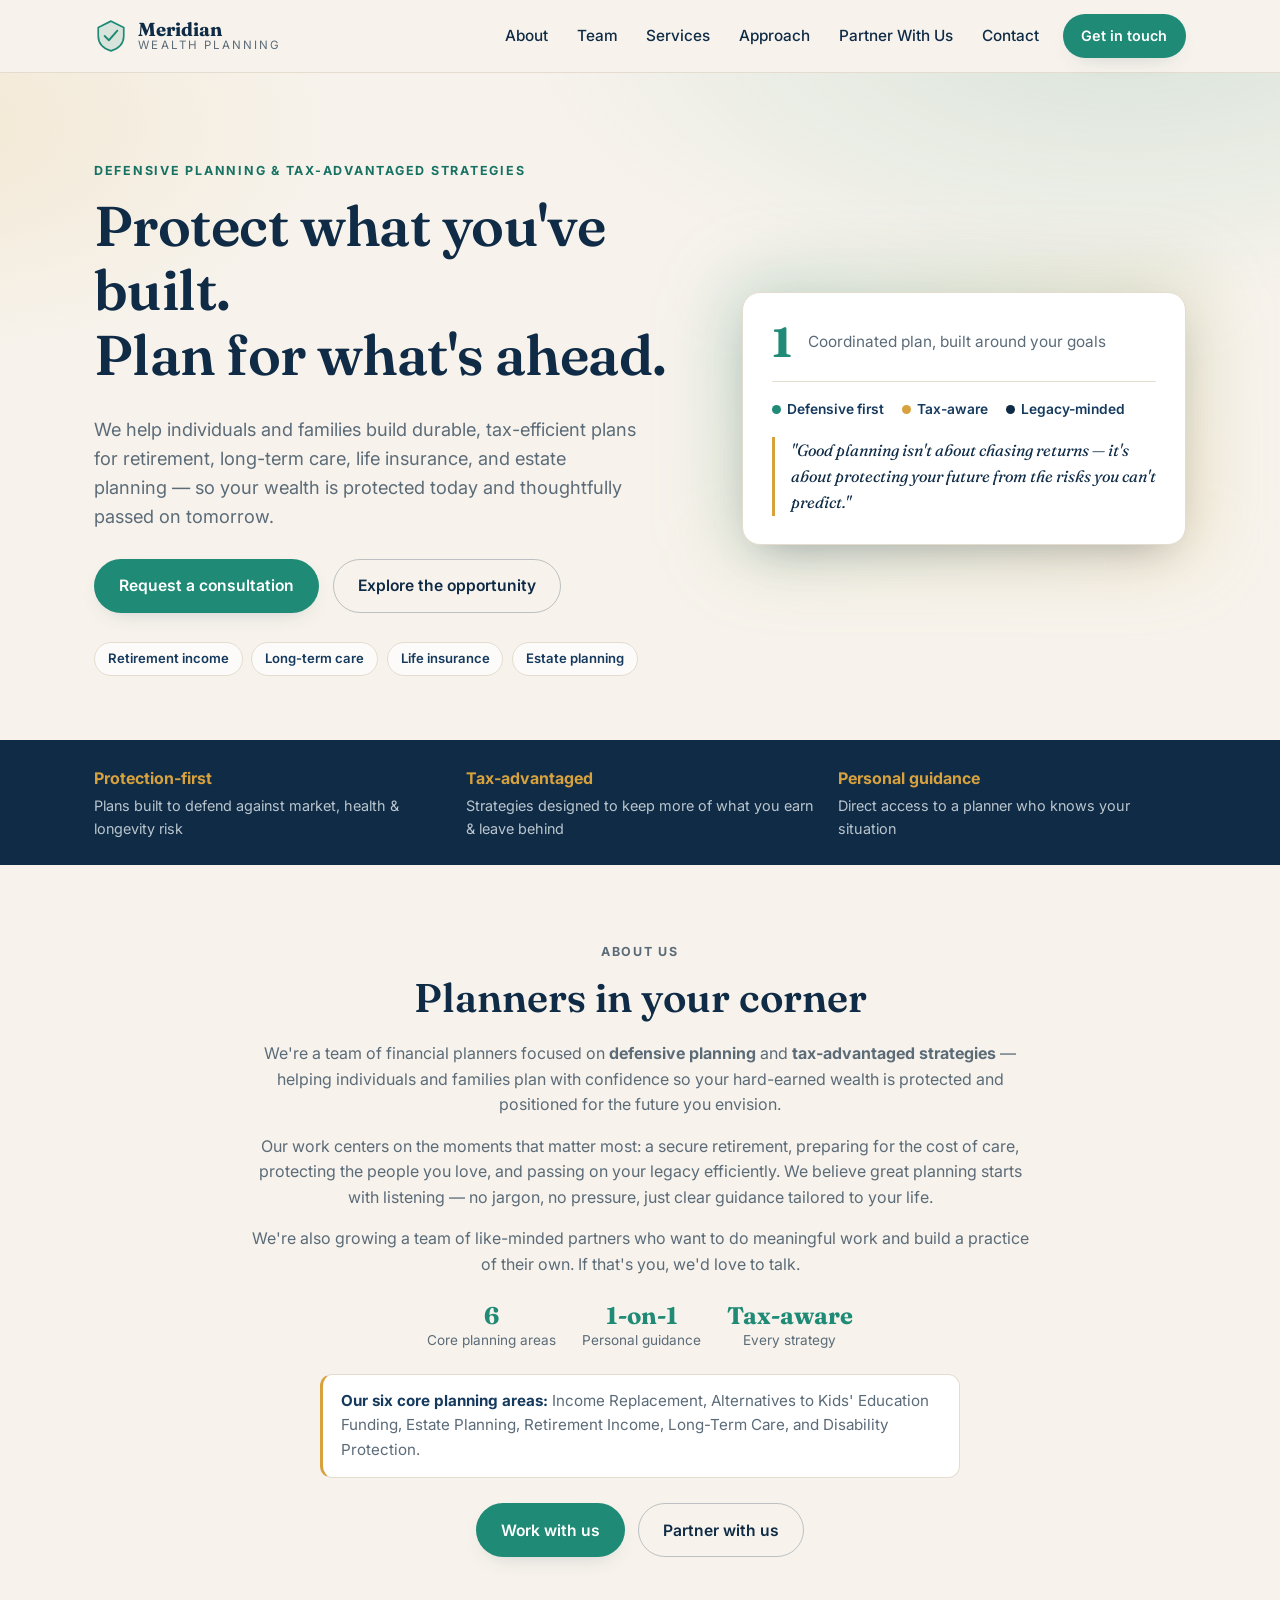
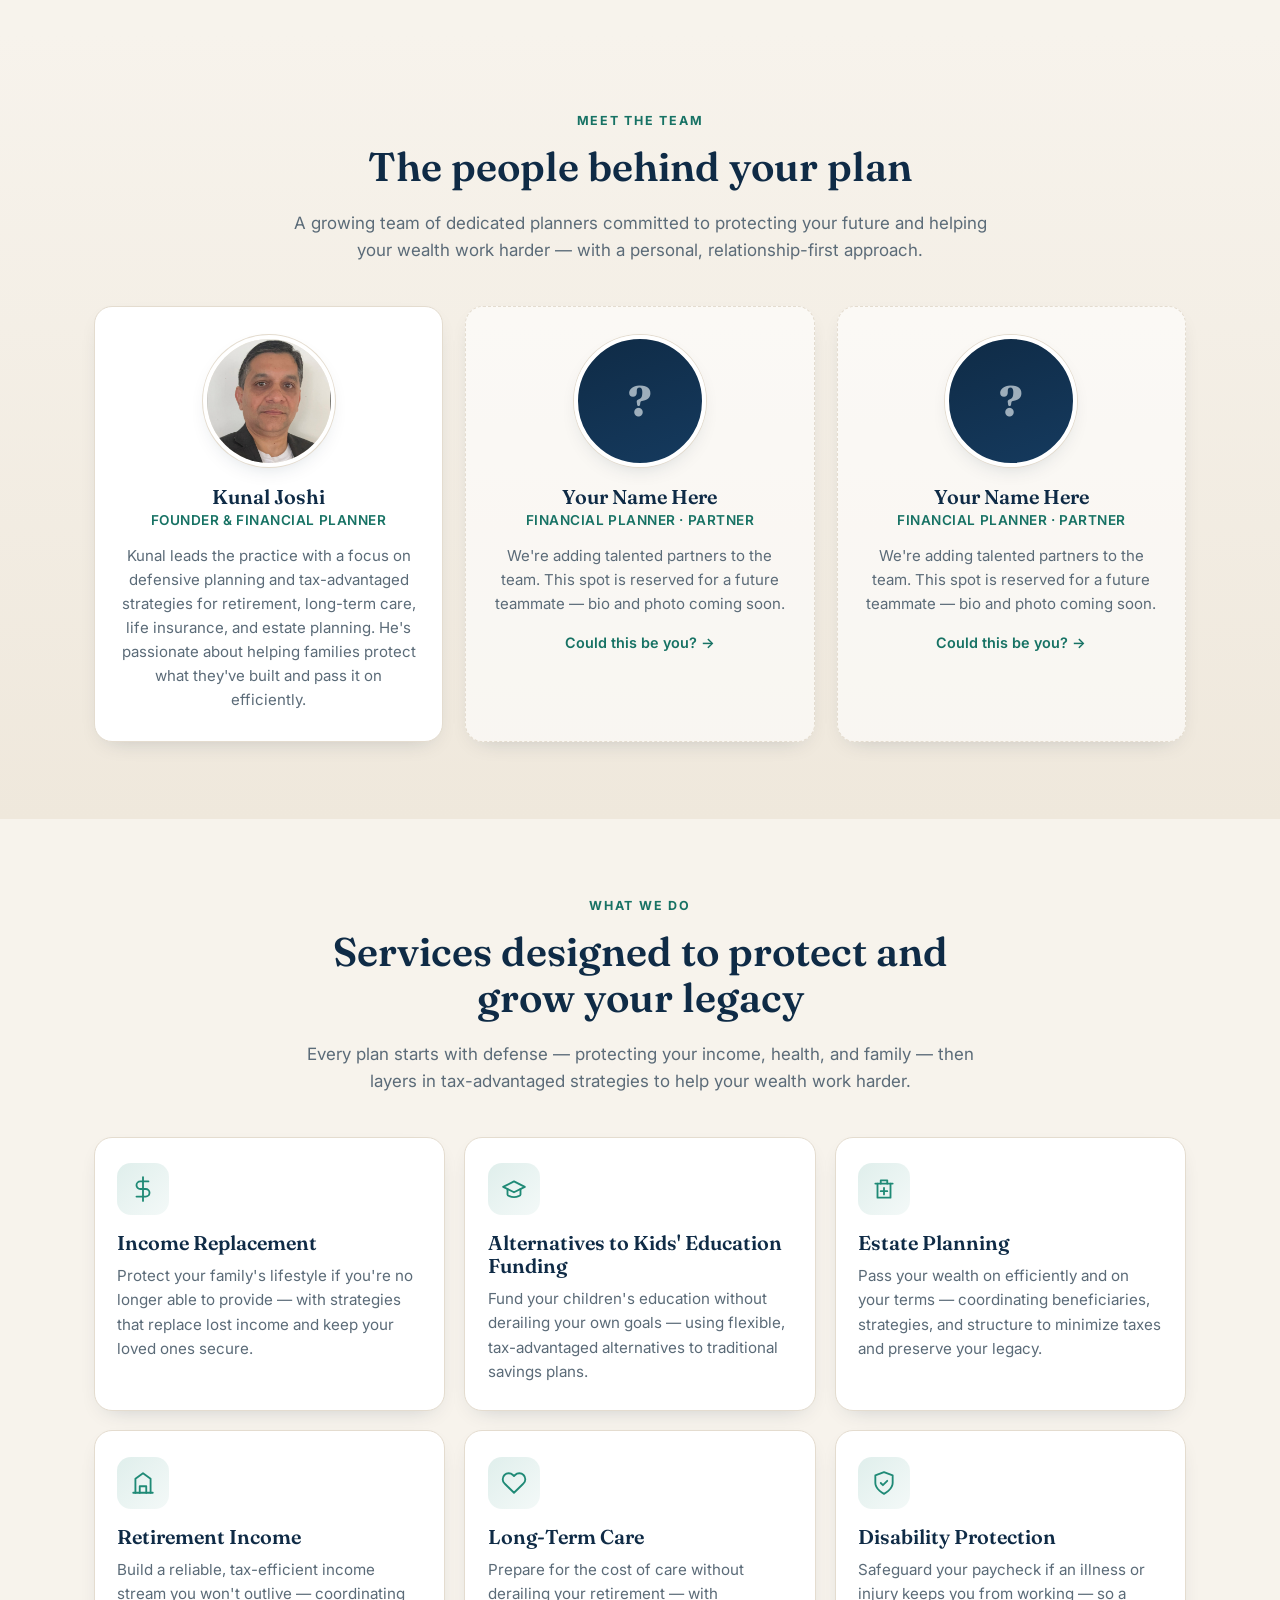
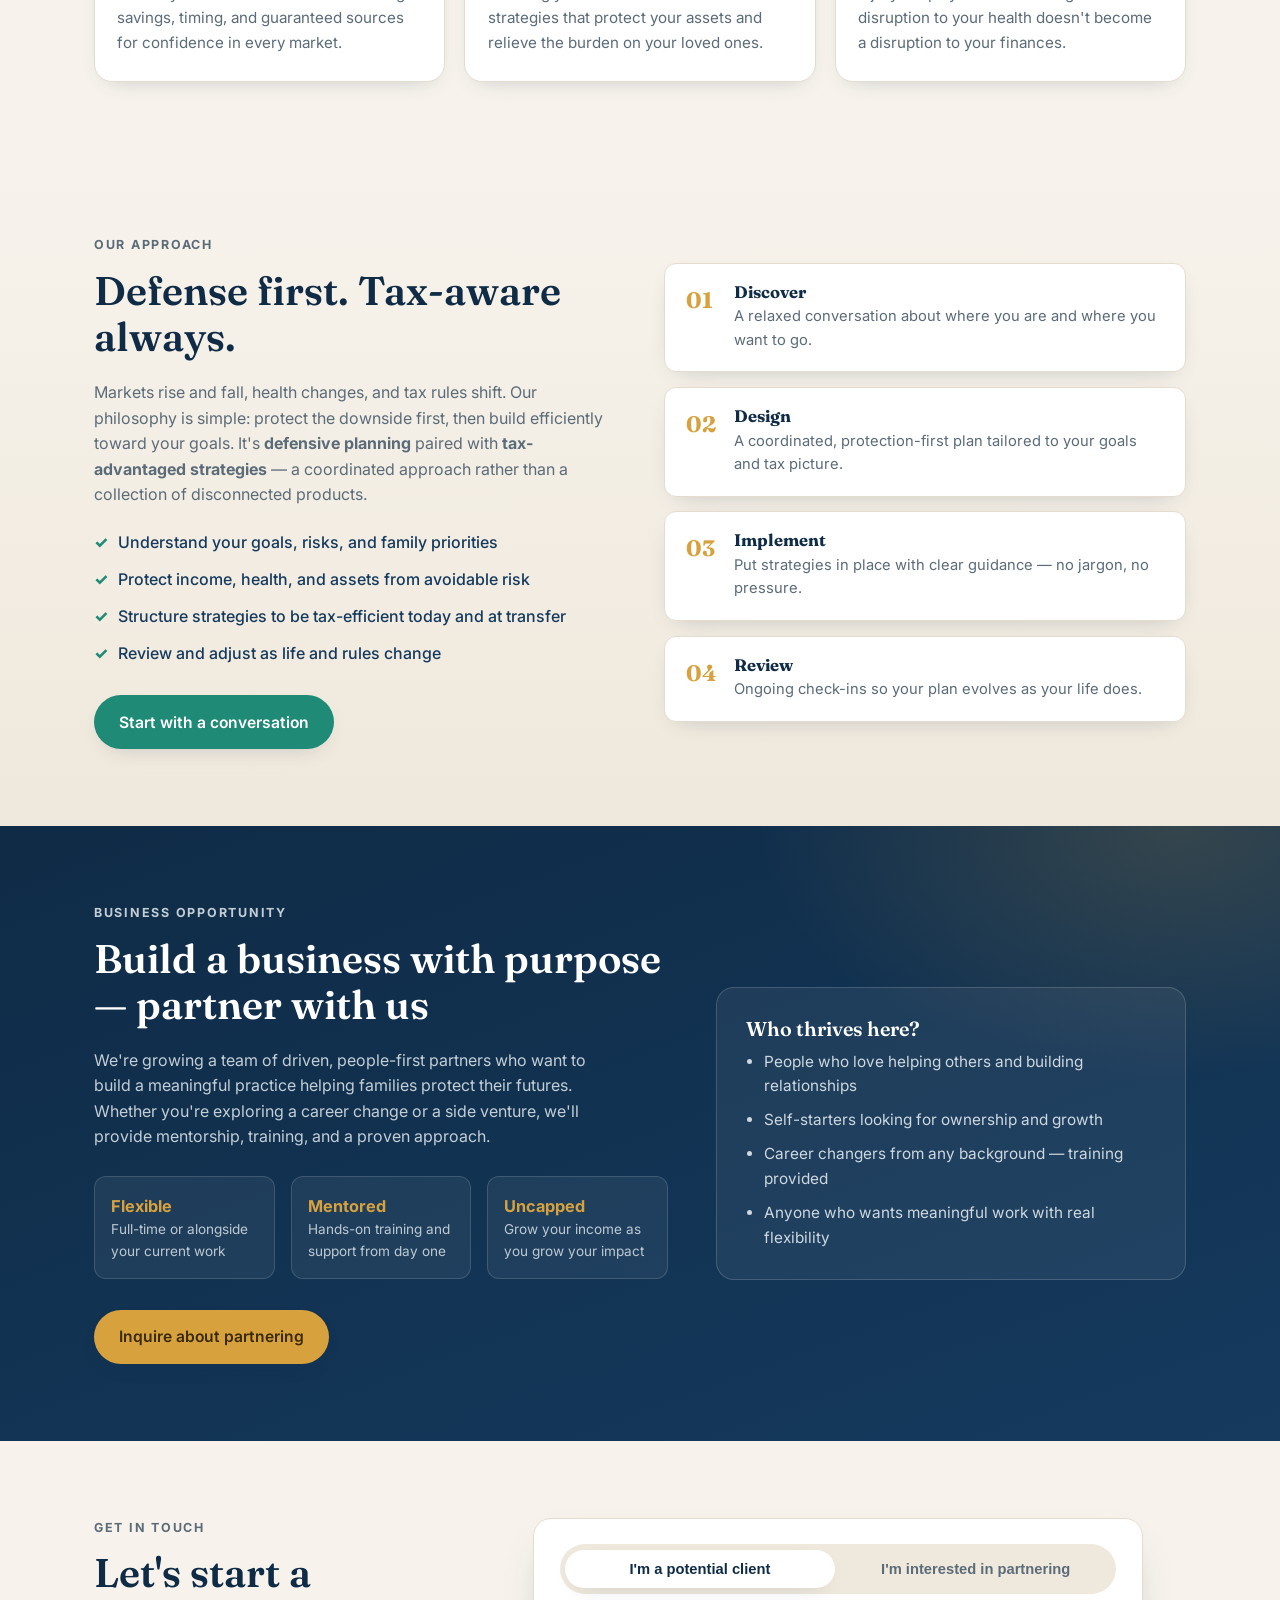
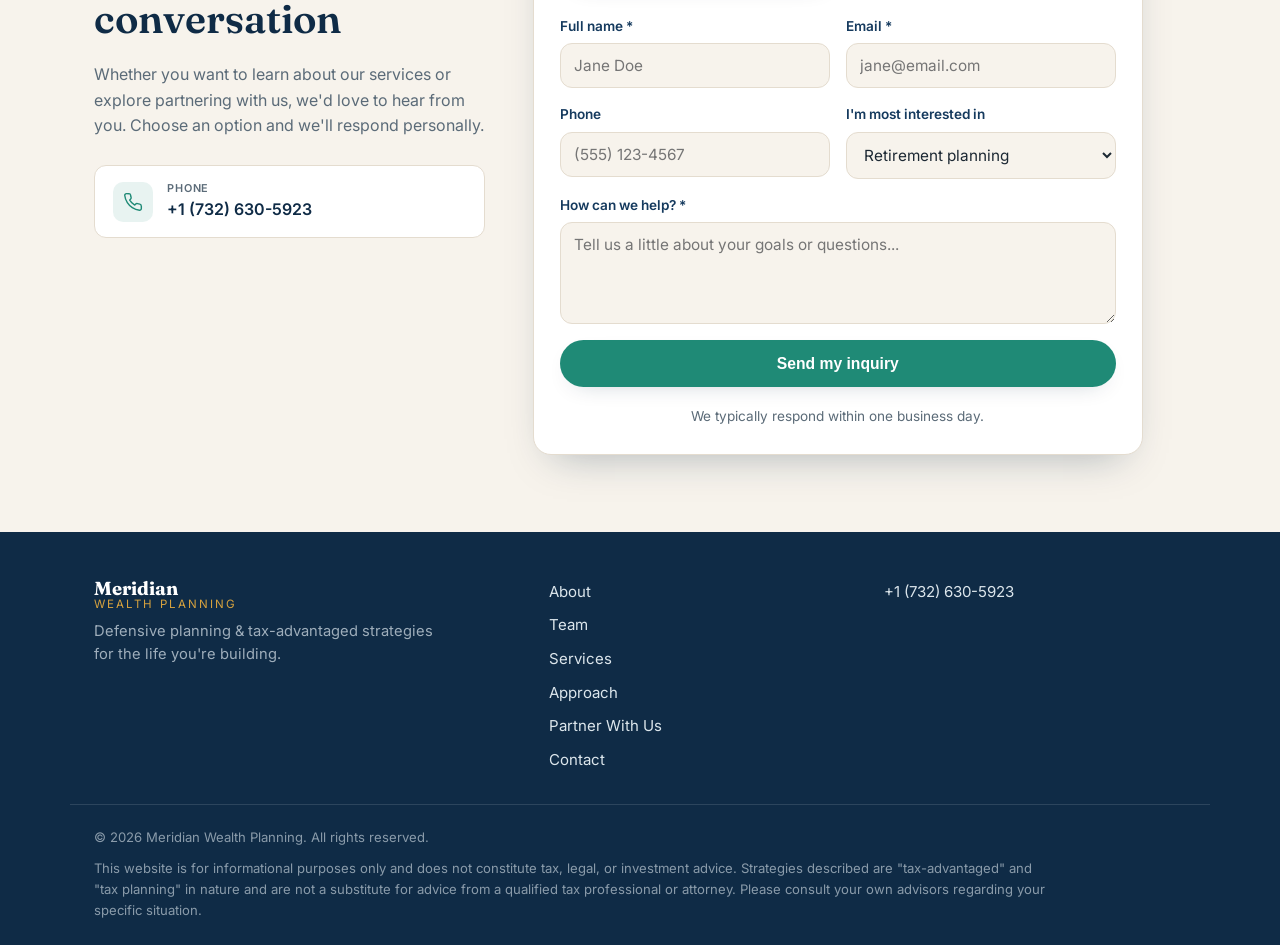
<file: index.html>
<!DOCTYPE html>
<html lang="en">
<head>
  <meta charset="UTF-8" />
  <meta name="viewport" content="width=device-width, initial-scale=1.0" />
  <title>Meridian Wealth Planning — Defensive &amp; Tax-Advantaged Financial Planning</title>
  <meta name="description" content="Meridian Wealth Planning helps you protect and grow your wealth through defensive planning and tax-advantaged strategies for retirement, long-term care, life insurance, and estate planning." />
  <link rel="preconnect" href="https://fonts.googleapis.com" />
  <link rel="preconnect" href="https://fonts.gstatic.com" crossorigin />
  <link href="https://fonts.googleapis.com/css2?family=Fraunces:opsz,wght@9..144,500;9..144,600;9..144,700&family=Inter:wght@400;500;600;700&display=swap" rel="stylesheet" />
  <link rel="stylesheet" href="styles.css" />
</head>
<body>
  <!-- Header -->
  <header class="site-header" id="top">
    <div class="container header-inner">
      <a href="#top" class="brand" aria-label="Meridian Wealth Planning home">
        <span class="brand-mark" aria-hidden="true">
          <svg viewBox="0 0 32 32" width="34" height="34" fill="none">
            <path d="M16 2L4 8v8c0 7.2 5 11.8 12 14 7-2.2 12-6.8 12-14V8L16 2z" fill="currentColor" opacity="0.15"/>
            <path d="M16 2L4 8v8c0 7.2 5 11.8 12 14 7-2.2 12-6.8 12-14V8L16 2z" stroke="currentColor" stroke-width="1.6"/>
            <path d="M10 16l4 4 8-9" stroke="currentColor" stroke-width="1.8" stroke-linecap="round" stroke-linejoin="round"/>
          </svg>
        </span>
        <span class="brand-text">
          <strong>Meridian</strong>
          <em>Wealth Planning</em>
        </span>
      </a>

      <nav class="site-nav" aria-label="Primary">
        <a href="#about">About</a>
        <a href="#team">Team</a>
        <a href="#services">Services</a>
        <a href="#approach">Approach</a>
        <a href="#partner">Partner With Us</a>
        <a href="#contact">Contact</a>
      </nav>

      <a href="#contact" class="btn btn-primary btn-sm nav-cta">Get in touch</a>
    </div>
  </header>

  <!-- Hero -->
  <section class="hero">
    <div class="container hero-grid">
      <div class="hero-copy">
        <p class="eyebrow">Defensive planning &amp; tax-advantaged strategies</p>
        <h1>Protect what you've built.<br />Plan for what's ahead.</h1>
        <p class="lead">
          We help individuals and families build durable, tax-efficient plans for
          retirement, long-term care, life insurance, and estate planning — so your
          wealth is protected today and thoughtfully passed on tomorrow.
        </p>
        <div class="hero-actions">
          <a href="#contact" class="btn btn-primary">Request a consultation</a>
          <a href="#partner" class="btn btn-ghost">Explore the opportunity</a>
        </div>
        <ul class="hero-badges">
          <li>Retirement income</li>
          <li>Long-term care</li>
          <li>Life insurance</li>
          <li>Estate planning</li>
        </ul>
      </div>
      <div class="hero-card">
        <div class="card-glow" aria-hidden="true"></div>
        <div class="stat-card">
          <div class="stat">
            <span class="stat-num">1</span>
            <span class="stat-label">Coordinated plan, built around your goals</span>
          </div>
          <div class="divider"></div>
          <div class="stat-row">
            <div><span class="dot dot-teal"></span>Defensive first</div>
            <div><span class="dot dot-gold"></span>Tax-aware</div>
            <div><span class="dot dot-navy"></span>Legacy-minded</div>
          </div>
          <blockquote>
            "Good planning isn't about chasing returns — it's about protecting your
            future from the risks you can't predict."
          </blockquote>
        </div>
      </div>
    </div>
  </section>

  <!-- Trust strip -->
  <section class="trust-strip">
    <div class="container trust-inner">
      <div class="trust-item"><strong>Protection-first</strong><span>Plans built to defend against market, health &amp; longevity risk</span></div>
      <div class="trust-item"><strong>Tax-advantaged</strong><span>Strategies designed to keep more of what you earn &amp; leave behind</span></div>
      <div class="trust-item"><strong>Personal guidance</strong><span>Direct access to a planner who knows your situation</span></div>
    </div>
  </section>

  <!-- About -->
  <section class="section" id="about">
    <div class="container about-solo">
      <div class="about-copy">
        <p class="eyebrow">About us</p>
        <h2>Planners in your corner</h2>
        <p>
          We're a team of financial planners focused on <strong>defensive planning</strong>
          and <strong>tax-advantaged strategies</strong> — helping individuals and families
          plan with confidence so your hard-earned wealth is protected and positioned for
          the future you envision.
        </p>
        <p>
          Our work centers on the moments that matter most: a secure retirement, preparing
          for the cost of care, protecting the people you love, and passing on your legacy
          efficiently. We believe great planning starts with listening — no jargon, no
          pressure, just clear guidance tailored to your life.
        </p>
        <p>
          We're also growing a team of like-minded partners who want to do meaningful work
          and build a practice of their own. If that's you, we'd love to talk.
        </p>
        <div class="about-stats">
          <div><strong>6</strong><span>Core planning areas</span></div>
          <div><strong>1-on-1</strong><span>Personal guidance</span></div>
          <div><strong>Tax-aware</strong><span>Every strategy</span></div>
        </div>
        <p class="about-areas">
          <strong>Our six core planning areas:</strong> Income Replacement, Alternatives
          to Kids' Education Funding, Estate Planning, Retirement Income, Long-Term Care,
          and Disability Protection.
        </p>
        <div class="about-actions">
          <a href="#contact" class="btn btn-primary">Work with us</a>
          <a href="#partner" class="btn btn-ghost">Partner with us</a>
        </div>
      </div>
    </div>
  </section>

  <!-- Meet the Team -->
  <section class="section section-alt" id="team">
    <div class="container">
      <div class="section-head">
        <p class="eyebrow">Meet the team</p>
        <h2>The people behind your plan</h2>
        <p class="section-sub">
          A growing team of dedicated planners committed to protecting your future and
          helping your wealth work harder — with a personal, relationship-first approach.
        </p>
      </div>
      <div class="team-grid">
        <article class="team-card">
          <div class="team-photo">
            <img src="headshot.png" alt="Kunal Joshi" />
          </div>
          <h3>Kunal Joshi</h3>
          <p class="team-role">Founder &amp; Financial Planner</p>
          <p class="team-bio">
            Kunal leads the practice with a focus on defensive planning and tax-advantaged
            strategies for retirement, long-term care, life insurance, and estate planning.
            He's passionate about helping families protect what they've built and pass it on
            efficiently.
          </p>
        </article>
        <article class="team-card team-card--empty">
          <div class="team-photo team-photo--placeholder" aria-hidden="true"><span>?</span></div>
          <h3>Your Name Here</h3>
          <p class="team-role">Financial Planner &middot; Partner</p>
          <p class="team-bio">We're adding talented partners to the team. This spot is reserved for a future teammate — bio and photo coming soon.</p>
          <a href="#partner" class="team-link">Could this be you? &rarr;</a>
        </article>
        <article class="team-card team-card--empty">
          <div class="team-photo team-photo--placeholder" aria-hidden="true"><span>?</span></div>
          <h3>Your Name Here</h3>
          <p class="team-role">Financial Planner &middot; Partner</p>
          <p class="team-bio">We're adding talented partners to the team. This spot is reserved for a future teammate — bio and photo coming soon.</p>
          <a href="#partner" class="team-link">Could this be you? &rarr;</a>
        </article>
      </div>
    </div>
  </section>

  <!-- Services -->
  <section class="section" id="services">
    <div class="container">
      <div class="section-head">
        <p class="eyebrow">What we do</p>
        <h2>Services designed to protect and grow your legacy</h2>
        <p class="section-sub">
          Every plan starts with defense — protecting your income, health, and family —
          then layers in tax-advantaged strategies to help your wealth work harder.
        </p>
      </div>

      <div class="cards">
        <article class="service-card">
          <div class="service-ic" aria-hidden="true">
            <svg viewBox="0 0 24 24" width="26" height="26" fill="none" stroke="currentColor" stroke-width="1.7" stroke-linecap="round" stroke-linejoin="round"><path d="M12 1v22"/><path d="M17 5H9.5a3.5 3.5 0 0 0 0 7h5a3.5 3.5 0 0 1 0 7H6"/></svg>
          </div>
          <h3>Income Replacement</h3>
          <p>Protect your family's lifestyle if you're no longer able to provide — with strategies that replace lost income and keep your loved ones secure.</p>
        </article>

        <article class="service-card">
          <div class="service-ic" aria-hidden="true">
            <svg viewBox="0 0 24 24" width="26" height="26" fill="none" stroke="currentColor" stroke-width="1.7" stroke-linecap="round" stroke-linejoin="round"><path d="M22 10 12 5 2 10l10 5 10-5z"/><path d="M6 12v5c0 1 2.7 2.5 6 2.5s6-1.5 6-2.5v-5"/></svg>
          </div>
          <h3>Alternatives to Kids' Education Funding</h3>
          <p>Fund your children's education without derailing your own goals — using flexible, tax-advantaged alternatives to traditional savings plans.</p>
        </article>

        <article class="service-card">
          <div class="service-ic" aria-hidden="true">
            <svg viewBox="0 0 24 24" width="26" height="26" fill="none" stroke="currentColor" stroke-width="1.7" stroke-linecap="round" stroke-linejoin="round"><path d="M4 7h16"/><path d="M6 7v13h12V7"/><path d="M9 7V4h6v3"/><path d="M12 11v6"/><path d="M9 14h6"/></svg>
          </div>
          <h3>Estate Planning</h3>
          <p>Pass your wealth on efficiently and on your terms — coordinating beneficiaries, strategies, and structure to minimize taxes and preserve your legacy.</p>
        </article>

        <article class="service-card">
          <div class="service-ic" aria-hidden="true">
            <svg viewBox="0 0 24 24" width="26" height="26" fill="none" stroke="currentColor" stroke-width="1.7" stroke-linecap="round" stroke-linejoin="round"><path d="M3 21h18"/><path d="M5 21V8l7-5 7 5v13"/><path d="M9 21v-6h6v6"/></svg>
          </div>
          <h3>Retirement Income</h3>
          <p>Build a reliable, tax-efficient income stream you won't outlive — coordinating savings, timing, and guaranteed sources for confidence in every market.</p>
        </article>

        <article class="service-card">
          <div class="service-ic" aria-hidden="true">
            <svg viewBox="0 0 24 24" width="26" height="26" fill="none" stroke="currentColor" stroke-width="1.7" stroke-linecap="round" stroke-linejoin="round"><path d="M20.8 4.6a5.5 5.5 0 0 0-7.8 0L12 5.6l-1-1a5.5 5.5 0 0 0-7.8 7.8l1 1L12 21l7.8-7.6 1-1a5.5 5.5 0 0 0 0-7.8z"/></svg>
          </div>
          <h3>Long-Term Care</h3>
          <p>Prepare for the cost of care without derailing your retirement — with strategies that protect your assets and relieve the burden on your loved ones.</p>
        </article>

        <article class="service-card">
          <div class="service-ic" aria-hidden="true">
            <svg viewBox="0 0 24 24" width="26" height="26" fill="none" stroke="currentColor" stroke-width="1.7" stroke-linecap="round" stroke-linejoin="round"><path d="M12 22s8-4 8-10V5l-8-3-8 3v7c0 6 8 10 8 10z"/><path d="M9 12l2 2 4-4"/></svg>
          </div>
          <h3>Disability Protection</h3>
          <p>Safeguard your paycheck if an illness or injury keeps you from working — so a disruption to your health doesn't become a disruption to your finances.</p>
        </article>
      </div>
    </div>
  </section>

  <!-- Approach -->
  <section class="section section-alt" id="approach">
    <div class="container approach-grid">
      <div class="approach-copy">
        <p class="eyebrow">Our approach</p>
        <h2>Defense first. Tax-aware always.</h2>
        <p>
          Markets rise and fall, health changes, and tax rules shift. Our philosophy is
          simple: protect the downside first, then build efficiently toward your goals.
          It's <strong>defensive planning</strong> paired with <strong>tax-advantaged
          strategies</strong> — a coordinated approach rather than a collection of
          disconnected products.
        </p>
        <ul class="check-list">
          <li><span aria-hidden="true">✓</span> Understand your goals, risks, and family priorities</li>
          <li><span aria-hidden="true">✓</span> Protect income, health, and assets from avoidable risk</li>
          <li><span aria-hidden="true">✓</span> Structure strategies to be tax-efficient today and at transfer</li>
          <li><span aria-hidden="true">✓</span> Review and adjust as life and rules change</li>
        </ul>
        <a href="#contact" class="btn btn-primary">Start with a conversation</a>
      </div>
      <div class="approach-steps">
        <div class="step"><span class="step-num">01</span><div><h4>Discover</h4><p>A relaxed conversation about where you are and where you want to go.</p></div></div>
        <div class="step"><span class="step-num">02</span><div><h4>Design</h4><p>A coordinated, protection-first plan tailored to your goals and tax picture.</p></div></div>
        <div class="step"><span class="step-num">03</span><div><h4>Implement</h4><p>Put strategies in place with clear guidance — no jargon, no pressure.</p></div></div>
        <div class="step"><span class="step-num">04</span><div><h4>Review</h4><p>Ongoing check-ins so your plan evolves as your life does.</p></div></div>
      </div>
    </div>
  </section>

  <!-- Partner / Business Opportunity -->
  <section class="section partner" id="partner">
    <div class="container partner-grid">
      <div class="partner-copy">
        <p class="eyebrow eyebrow-light">Business opportunity</p>
        <h2>Build a business with purpose — partner with us</h2>
        <p>
          We're growing a team of driven, people-first partners who want to build a
          meaningful practice helping families protect their futures. Whether you're
          exploring a career change or a side venture, we'll provide mentorship,
          training, and a proven approach.
        </p>
        <ul class="partner-perks">
          <li><strong>Flexible</strong><span>Full-time or alongside your current work</span></li>
          <li><strong>Mentored</strong><span>Hands-on training and support from day one</span></li>
          <li><strong>Uncapped</strong><span>Grow your income as you grow your impact</span></li>
        </ul>
        <a href="#contact" class="btn btn-gold" data-open-tab="partner">Inquire about partnering</a>
      </div>
      <div class="partner-panel">
        <h3>Who thrives here?</h3>
        <ul>
          <li>People who love helping others and building relationships</li>
          <li>Self-starters looking for ownership and growth</li>
          <li>Career changers from any background — training provided</li>
          <li>Anyone who wants meaningful work with real flexibility</li>
        </ul>
      </div>
    </div>
  </section>

  <!-- Contact -->
  <section class="section" id="contact">
    <div class="container contact-grid">
      <div class="contact-intro">
        <p class="eyebrow">Get in touch</p>
        <h2>Let's start a conversation</h2>
        <p>Whether you want to learn about our services or explore partnering with us, we'd love to hear from you. Choose an option and we'll respond personally.</p>

        <div class="contact-methods">
          <a class="contact-method" href="tel:+17326305923">
            <span class="cm-ic" aria-hidden="true">
              <svg viewBox="0 0 24 24" width="20" height="20" fill="none" stroke="currentColor" stroke-width="1.7" stroke-linecap="round" stroke-linejoin="round"><path d="M22 16.9v3a2 2 0 0 1-2.2 2 19.8 19.8 0 0 1-8.6-3.1 19.5 19.5 0 0 1-6-6A19.8 19.8 0 0 1 2.1 4.2 2 2 0 0 1 4.1 2h3a2 2 0 0 1 2 1.7c.1.9.3 1.8.6 2.7a2 2 0 0 1-.5 2.1L8.1 9.7a16 16 0 0 0 6 6l1.2-1.2a2 2 0 0 1 2.1-.5c.9.3 1.8.5 2.7.6a2 2 0 0 1 1.7 2z"/></svg>
            </span>
            <span><small>Phone</small>+1 (732) 630-5923</span>
          </a>
        </div>
      </div>

      <div class="form-wrap">
        <div class="tabs" role="tablist" aria-label="Inquiry type">
          <button class="tab is-active" role="tab" aria-selected="true" data-tab="client">I'm a potential client</button>
          <button class="tab" role="tab" aria-selected="false" data-tab="partner">I'm interested in partnering</button>
        </div>

        <!-- Client form -->
        <form class="contact-form is-active" data-form="client" action="https://api.web3forms.com/submit" method="POST" novalidate>
          <input type="hidden" name="access_key" value="60b9eb62-965d-484b-9429-e816944cec91" />
          <input type="hidden" name="subject" value="New client inquiry — Meridian Wealth Planning" />
          <input type="hidden" name="from_name" value="Meridian Wealth Planning Website" />
          <input type="hidden" name="inquiry_type" value="Client" />
          <input type="checkbox" name="botcheck" class="hp-field" style="display:none !important" tabindex="-1" autocomplete="off" aria-hidden="true" />
          <div class="field-row">
            <label class="field"><span>Full name *</span><input type="text" name="name" required placeholder="Jane Doe" /></label>
            <label class="field"><span>Email *</span><input type="email" name="email" required placeholder="jane@email.com" /></label>
          </div>
          <div class="field-row">
            <label class="field"><span>Phone</span><input type="tel" name="phone" placeholder="(555) 123-4567" /></label>
            <label class="field"><span>I'm most interested in</span>
              <select name="interest">
                <option>Retirement planning</option>
                <option>Long-term care</option>
                <option>Life insurance</option>
                <option>Estate planning</option>
                <option>A complete plan</option>
                <option>Not sure yet</option>
              </select>
            </label>
          </div>
          <label class="field"><span>How can we help? *</span><textarea name="message" rows="4" required placeholder="Tell us a little about your goals or questions..."></textarea></label>
          <button type="submit" class="btn btn-primary btn-block">Send my inquiry</button>
          <p class="form-note" data-note>We typically respond within one business day.</p>
        </form>

        <!-- Partner form -->
        <form class="contact-form" data-form="partner" action="https://api.web3forms.com/submit" method="POST" novalidate>
          <input type="hidden" name="access_key" value="60b9eb62-965d-484b-9429-e816944cec91" />
          <input type="hidden" name="subject" value="New partner inquiry — Meridian Wealth Planning" />
          <input type="hidden" name="from_name" value="Meridian Wealth Planning Website" />
          <input type="hidden" name="inquiry_type" value="Partner" />
          <input type="checkbox" name="botcheck" class="hp-field" style="display:none !important" tabindex="-1" autocomplete="off" aria-hidden="true" />
          <div class="field-row">
            <label class="field"><span>Full name *</span><input type="text" name="name" required placeholder="Alex Rivera" /></label>
            <label class="field"><span>Email *</span><input type="email" name="email" required placeholder="alex@email.com" /></label>
          </div>
          <div class="field-row">
            <label class="field"><span>Phone</span><input type="tel" name="phone" placeholder="(555) 123-4567" /></label>
            <label class="field"><span>Current occupation</span><input type="text" name="occupation" placeholder="e.g. Teacher, Sales, Career changer" /></label>
          </div>
          <label class="field"><span>What interests you about partnering? *</span><textarea name="message" rows="4" required placeholder="Tell us about your goals and what you're looking for..."></textarea></label>
          <button type="submit" class="btn btn-gold btn-block">Explore the opportunity</button>
          <p class="form-note" data-note>All conversations are confidential and no-pressure.</p>
        </form>
      </div>
    </div>
  </section>

  <!-- Footer -->
  <footer class="site-footer">
    <div class="container footer-inner">
      <div class="footer-brand">
        <span class="brand-text">
          <strong>Meridian</strong>
          <em>Wealth Planning</em>
        </span>
        <p>Defensive planning &amp; tax-advantaged strategies for the life you're building.</p>
      </div>
      <div class="footer-links">
        <a href="#about">About</a>
        <a href="#team">Team</a>
        <a href="#services">Services</a>
        <a href="#approach">Approach</a>
        <a href="#partner">Partner With Us</a>
        <a href="#contact">Contact</a>
      </div>
      <div class="footer-contact">
        <a href="tel:+17326305923">+1 (732) 630-5923</a>
      </div>
    </div>
    <div class="container footer-legal">
      <p>&copy; <span id="year"></span> Meridian Wealth Planning. All rights reserved.</p>
      <p class="disclaimer">
        This website is for informational purposes only and does not constitute tax,
        legal, or investment advice. Strategies described are "tax-advantaged" and
        "tax planning" in nature and are not a substitute for advice from a qualified
        tax professional or attorney. Please consult your own advisors regarding your
        specific situation.
      </p>
    </div>
  </footer>

  <script src="script.js"></script>
  <!-- GoatCounter privacy-friendly analytics -->
  <script data-goatcounter="https://meridianwealth.goatcounter.com/count"
          async src="//gc.zgo.at/count.js"></script>
</body>
</html>
</file>
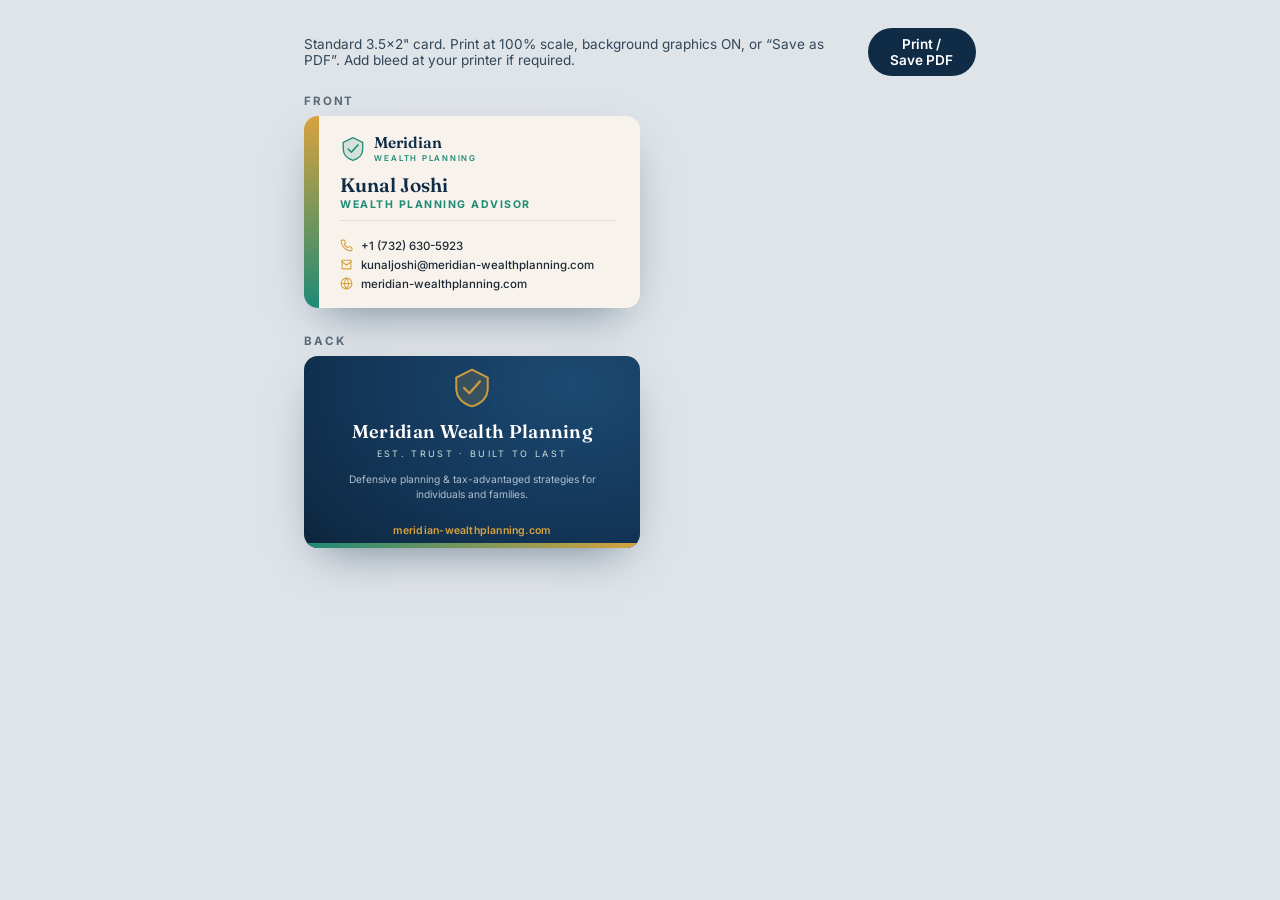
<file: business-card.html>
<!DOCTYPE html>
<html lang="en">
<head>
  <meta charset="UTF-8" />
  <meta name="viewport" content="width=device-width, initial-scale=1.0" />
  <title>Meridian Wealth Planning — Business Card</title>
  <link rel="preconnect" href="https://fonts.googleapis.com" />
  <link rel="preconnect" href="https://fonts.gstatic.com" crossorigin />
  <link href="https://fonts.googleapis.com/css2?family=Fraunces:opsz,wght@9..144,500;9..144,600;9..144,700&family=Inter:wght@400;500;600;700&display=swap" rel="stylesheet" />
  <style>
    :root{
      --navy:#0f2b46; --navy-700:#153a5e; --navy-900:#0a1f33; --teal:#1f8a76; --gold:#d7a23e;
      --cream:#f7f3ec; --cream-200:#efe8dc; --ink:#1c2833; --muted:#5b6b78;
      --white:#fff; --line:#e4dccf;
    }
    *{box-sizing:border-box}
    html,body{margin:0}
    body{
      font-family:"Inter",system-ui,-apple-system,Segoe UI,Roboto,sans-serif;
      color:var(--ink); background:#dfe4e8; padding:28px;
      -webkit-font-smoothing:antialiased;
    }
    .hint{max-width:7in;margin:0 auto 18px;font-size:.85rem;color:#33475a;
      display:flex;justify-content:space-between;align-items:center;gap:12px}
    .hint button{font:inherit;font-weight:600;background:var(--navy);color:#fff;
      border:0;border-radius:999px;padding:.5rem 1.1rem;cursor:pointer}
    .stage{max-width:7in;margin:0 auto;display:flex;flex-direction:column;gap:26px}
    .label{font-size:.72rem;letter-spacing:.16em;text-transform:uppercase;color:#5b6b78;
      font-weight:700;margin:0 0 8px}

    .card{
      width:3.5in;height:2in;position:relative;overflow:hidden;border-radius:14px;
      box-shadow:0 18px 44px -18px rgba(15,43,70,.55);background:var(--cream);
    }

    /* ---------- FRONT ---------- */
    .front{display:flex;background:var(--cream)}
    .front .rail{width:.16in;background:linear-gradient(180deg,var(--gold),var(--teal))}
    .front .inner{flex:1;padding:.2in .24in .18in .22in;display:flex;flex-direction:column}
    .front .brand{display:flex;align-items:center;gap:8px}
    .front .brand svg{color:var(--teal)}
    .front .brand b{font-family:"Fraunces",Georgia,serif;font-weight:600;font-size:.98rem;
      color:var(--navy);line-height:1;font-optical-sizing:none;font-variation-settings:"opsz" 30}
    .front .brand b span{display:block;font-size:.5rem;letter-spacing:.22em;text-transform:uppercase;
      color:var(--teal);font-family:"Inter",sans-serif;font-weight:600;margin-top:3px}
    .front .name{font-family:"Fraunces",Georgia,serif;font-weight:600;color:var(--navy);
      font-size:1.22rem;line-height:1.05;margin:.14in 0 2px;font-optical-sizing:none;font-variation-settings:"opsz" 40}
    .front .title{font-size:.66rem;letter-spacing:.14em;text-transform:uppercase;
      color:var(--teal);font-weight:700}
    .front .rule{height:1px;background:var(--line);margin:.1in 0 .09in}
    .front .rows{display:flex;flex-direction:column;gap:5px;margin-top:auto}
    .front .row{display:flex;align-items:center;gap:8px;font-size:.72rem;color:var(--ink);font-weight:500}
    .front .row svg{color:var(--gold);flex:none}

    /* ---------- BACK ---------- */
    .back{
      background:radial-gradient(120% 140% at 80% 15%, #1c4a72 0%, var(--navy-700) 42%, var(--navy) 78%, var(--navy-900) 100%);
      color:#fff;display:flex;flex-direction:column;align-items:center;justify-content:center;text-align:center;
    }
    .back::after{content:"";position:absolute;left:0;right:0;bottom:0;height:5px;
      background:linear-gradient(90deg,var(--teal),var(--gold))}
    .back .shield{color:var(--gold);opacity:.95}
    .back b{font-family:"Fraunces",Georgia,serif;font-weight:600;font-size:1.16rem;color:#fff;
      margin-top:7px;letter-spacing:.3px;font-optical-sizing:none;font-variation-settings:"opsz" 40}
    .back em{font-style:normal;font-size:.56rem;letter-spacing:.26em;text-transform:uppercase;
      color:#cfe0da;margin-top:5px}
    .back .tag{font-size:.64rem;color:#aebfce;margin-top:.13in;max-width:2.7in;line-height:1.5}
    .back .site{font-size:.66rem;font-weight:600;color:var(--gold);margin-top:.12in;letter-spacing:.02em}

    @media print{
      body{background:#fff;padding:0}
      .hint{display:none}
      .stage{gap:0;max-width:none}
      .label{display:none}
      .card{border-radius:0;box-shadow:none;page-break-after:always}
      @page{size:3.5in 2in;margin:0}
    }
    /* single-side export mode via ?only=front|back */
    body.only .hint,body.only .label{display:none}
    body.only{background:#fff;padding:0}
    body.only .stage{gap:0}
    body.only .card{border-radius:0;box-shadow:none}
  </style>
</head>
<body>
  <div class="hint">
    <span>Standard 3.5&times;2&quot; card. Print at 100% scale, background graphics ON, or “Save as PDF”. Add bleed at your printer if required.</span>
    <button onclick="window.print()">Print / Save PDF</button>
  </div>

  <div class="stage">
    <div>
      <p class="label">Front</p>
      <div class="card front" id="front">
        <div class="rail"></div>
        <div class="inner">
          <div class="brand">
            <svg viewBox="0 0 32 32" width="26" height="26" fill="none">
              <path d="M16 2L4 8v8c0 7.2 5 11.8 12 14 7-2.2 12-6.8 12-14V8L16 2z" fill="currentColor" opacity="0.16"/>
              <path d="M16 2L4 8v8c0 7.2 5 11.8 12 14 7-2.2 12-6.8 12-14V8L16 2z" stroke="currentColor" stroke-width="1.6"/>
              <path d="M10 16l4 4 8-9" stroke="currentColor" stroke-width="1.9" stroke-linecap="round" stroke-linejoin="round"/>
            </svg>
            <b>Meridian<span>Wealth Planning</span></b>
          </div>
          <div class="name">Kunal Joshi</div>
          <div class="title">Wealth Planning Advisor</div>
          <div class="rule"></div>
          <div class="rows">
            <div class="row"><svg width="13" height="13" viewBox="0 0 24 24" fill="none" stroke="currentColor" stroke-width="2"><path d="M22 16.9v3a2 2 0 0 1-2.2 2 19.8 19.8 0 0 1-8.6-3.1 19.5 19.5 0 0 1-6-6A19.8 19.8 0 0 1 2 4.2 2 2 0 0 1 4 2h3a2 2 0 0 1 2 1.7c.1 1 .4 1.9.7 2.8a2 2 0 0 1-.5 2.1L8 9.9a16 16 0 0 0 6 6l1.3-1.3a2 2 0 0 1 2.1-.4c.9.3 1.8.6 2.8.7A2 2 0 0 1 22 16.9z"/></svg>+1 (732) 630-5923</div>
            <div class="row"><svg width="13" height="13" viewBox="0 0 24 24" fill="none" stroke="currentColor" stroke-width="2"><path d="M4 4h16v16H4z"/><path d="M22 6l-10 7L2 6"/></svg>kunaljoshi@meridian-wealthplanning.com</div>
            <div class="row"><svg width="13" height="13" viewBox="0 0 24 24" fill="none" stroke="currentColor" stroke-width="2"><circle cx="12" cy="12" r="10"/><path d="M2 12h20"/><path d="M12 2a15 15 0 0 1 0 20 15 15 0 0 1 0-20z"/></svg>meridian-wealthplanning.com</div>
          </div>
        </div>
      </div>
    </div>

    <div>
      <p class="label">Back</p>
      <div class="card back" id="back">
        <span class="shield">
          <svg viewBox="0 0 32 32" width="42" height="42" fill="none">
            <path d="M16 2L4 8v8c0 7.2 5 11.8 12 14 7-2.2 12-6.8 12-14V8L16 2z" fill="currentColor" opacity="0.18"/>
            <path d="M16 2L4 8v8c0 7.2 5 11.8 12 14 7-2.2 12-6.8 12-14V8L16 2z" stroke="currentColor" stroke-width="1.5"/>
            <path d="M10 16l4 4 8-9" stroke="currentColor" stroke-width="1.8" stroke-linecap="round" stroke-linejoin="round"/>
          </svg>
        </span>
        <b>Meridian Wealth Planning</b>
        <em>Est. Trust &middot; Built to Last</em>
        <p class="tag">Defensive planning &amp; tax-advantaged strategies for individuals and families.</p>
        <div class="site">meridian-wealthplanning.com</div>
      </div>
    </div>
  </div>

  <script>
    // ?only=front|back sizes the body to a single card for exact-pixel PNG export
    var only = new URLSearchParams(location.search).get('only');
    if (only === 'front' || only === 'back') {
      document.body.classList.add('only');
      var keep = document.getElementById(only);
      document.querySelectorAll('.stage > div').forEach(function(w){
        if (!w.contains(keep)) w.remove();
      });
      document.documentElement.style.width = '3.5in';
      document.documentElement.style.height = '2in';
      document.body.style.width = '3.5in';
      document.body.style.height = '2in';
      document.querySelector('.stage').style.margin = '0';
    }
  </script>
</body>
</html>
</file>
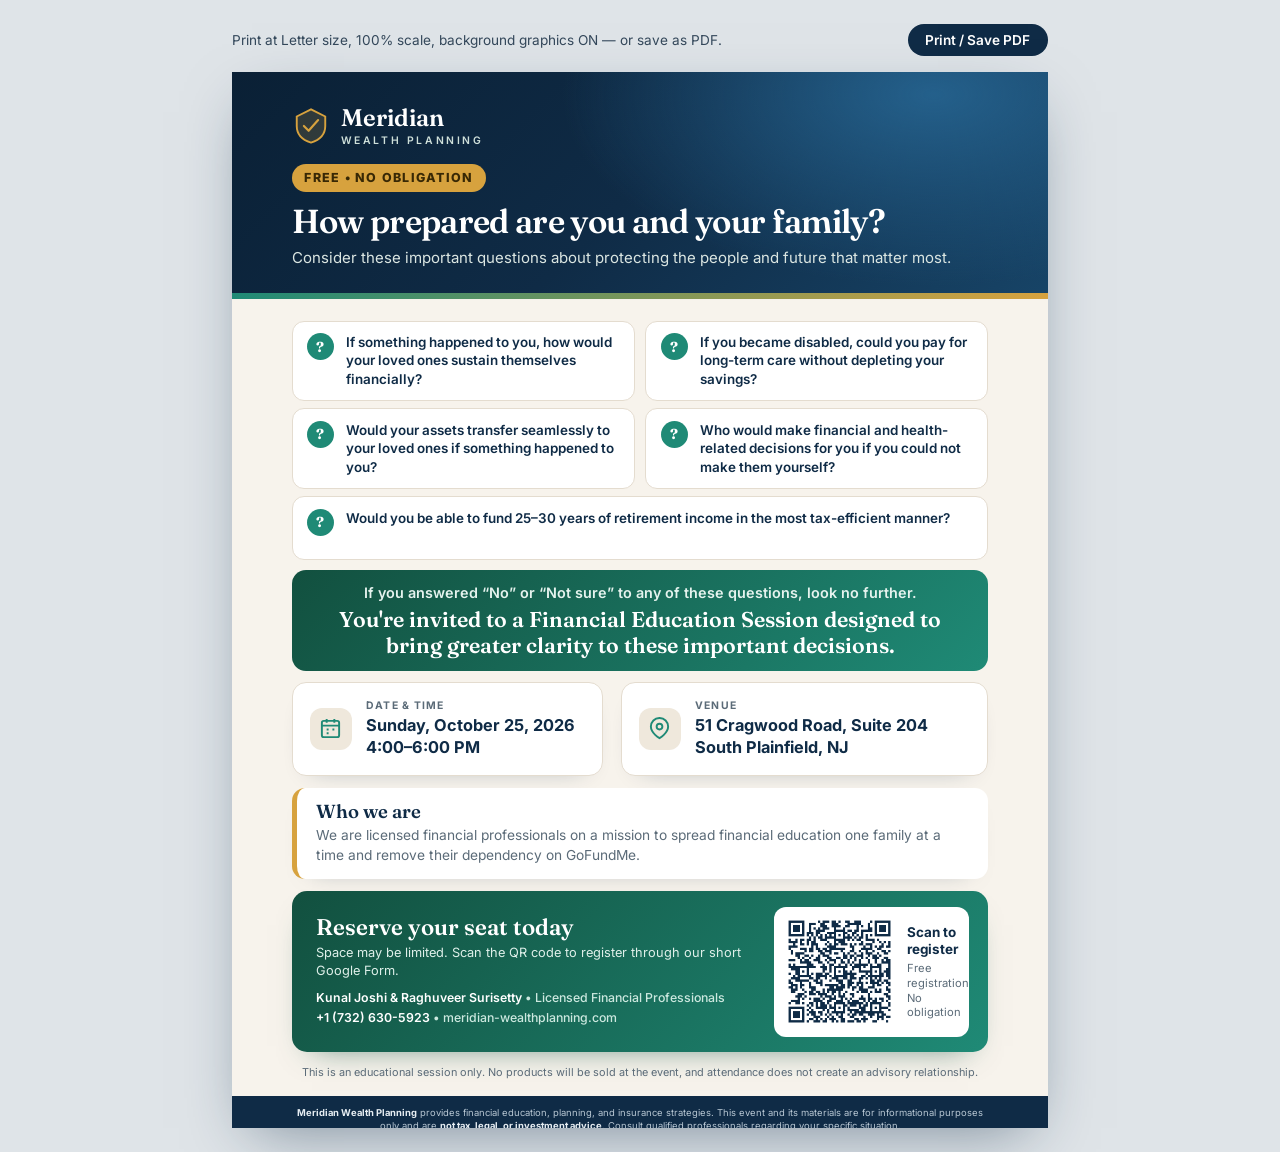
<file: financial-education-session-flyer.html>
<!DOCTYPE html>
<html lang="en">
<head>
  <meta charset="UTF-8" />
  <meta name="viewport" content="width=device-width, initial-scale=1.0" />
  <title>Free Financial Education Session — Meridian Wealth Planning</title>
  <link rel="preconnect" href="https://fonts.googleapis.com" />
  <link rel="preconnect" href="https://fonts.gstatic.com" crossorigin />
  <link href="https://fonts.googleapis.com/css2?family=Fraunces:opsz,wght@9..144,500;9..144,600;9..144,700&family=Inter:wght@400;500;600;700&display=swap" rel="stylesheet" />
  <style>
    :root {
      --navy:#0f2b46; --navy-700:#174467; --teal:#1f8a76; --gold:#d7a23e;
      --cream:#f7f3ec; --cream-200:#efe8dc; --ink:#1c2833; --muted:#5b6b78;
      --white:#fff; --line:#e4dccf;
    }
    * {
      box-sizing:border-box;
      -webkit-print-color-adjust:exact !important;
      print-color-adjust:exact !important;
      forced-color-adjust:none;
    }
    html, body { margin:0; }
    body {
      padding:24px; background:#dfe4e8; color:var(--ink);
      font-family:"Inter",system-ui,-apple-system,Segoe UI,Roboto,sans-serif;
      -webkit-font-smoothing:antialiased;
    }
    h1, h2, h3 {
      margin:0; font-family:"Fraunces",Georgia,serif; font-optical-sizing:none;
      font-variation-settings:"opsz" 40; line-height:1.08;
    }
    .print-hint {
      max-width:8.5in; margin:0 auto 16px; display:flex; justify-content:space-between;
      align-items:center; gap:12px; color:#33475a; font-size:.85rem;
    }
    .print-hint button {
      border:0; border-radius:999px; padding:.5rem 1.1rem; cursor:pointer;
      background:var(--navy); color:#fff; font:600 .85rem "Inter",sans-serif;
    }
    .page {
      width:8.5in; height:11in; margin:0 auto; overflow:hidden; position:relative;
      display:flex; flex-direction:column; background:var(--cream);
      box-shadow:0 20px 60px -20px rgba(15,43,70,.5);
    }
    .header {
      position:relative; min-height:2.08in; padding:.35in .62in .32in;
      color:#fff; overflow:hidden; flex:none;
      background:
        radial-gradient(65% 120% at 86% 10%, #24608b 0%, rgba(36,96,139,0) 70%),
        linear-gradient(135deg,#0a2035 0%,var(--navy) 50%,var(--navy-700) 100%);
    }
    .header::after {
      content:""; position:absolute; left:0; right:0; bottom:0; height:6px;
      background:linear-gradient(90deg,var(--teal),var(--gold));
    }
    .brand { display:flex; align-items:center; gap:11px; position:relative; z-index:2; }
    .brand svg { color:var(--gold); }
    .brand strong {
      display:block; color:#fff; font:600 1.5rem/1 "Fraunces",Georgia,serif;
      font-optical-sizing:none; font-variation-settings:"opsz" 30;
    }
    .brand span span {
      display:block; margin-top:4px; color:#cfe0da; font-size:.65rem;
      font-weight:600; letter-spacing:.25em; text-transform:uppercase;
    }
    .free {
      display:inline-block; margin-top:.18in; padding:.4rem .8rem; border-radius:999px;
      background:var(--gold); color:#382805; font-size:.78rem; font-weight:800;
      letter-spacing:.1em; text-transform:uppercase; position:relative; z-index:2;
    }
    .header h1 {
      max-width:7.1in; margin-top:.12in; color:#fff; font-size:2.08rem;
      font-weight:600; letter-spacing:-.02em; position:relative; z-index:2;
    }
    .header .lead {
      max-width:6.9in; margin:.08in 0 0; color:#dbe6e2; font-size:.94rem;
      line-height:1.46; position:relative; z-index:2;
    }
    .body {
      flex:1; padding:.22in .62in .14in; display:flex; flex-direction:column;
    }
    .questions {
      display:grid; grid-template-columns:1fr 1fr; gap:.08in .11in;
    }
    .question {
      min-height:.81in; display:flex; gap:12px; align-items:flex-start;
      padding:.12in .15in; border-radius:12px; background:#fff; border:1px solid var(--line);
      color:var(--navy); font-size:.84rem; font-weight:600; line-height:1.37;
    }
    .question:last-child { grid-column:1 / -1; min-height:.66in; }
    .question .q {
      width:27px; height:27px; flex:none; display:flex; align-items:center; justify-content:center;
      border-radius:50%; color:#fff; background:var(--teal); font:700 .88rem "Fraunces",Georgia,serif;
    }
    .invitation {
      margin:.11in 0; padding:.14in .23in; border-radius:14px; text-align:center;
      color:#fff; background:linear-gradient(135deg,#12503f,var(--teal));
    }
    .invitation strong {
      display:block; margin-top:5px; color:#fff; font:600 1.34rem "Fraunces",Georgia,serif;
    }
    .invitation .prompt { display:block; color:#e5f3ee; font-size:.9rem; font-weight:600; }
    .event-details {
      display:grid; grid-template-columns:1fr 1.18fr; gap:.18in;
    }
    .detail {
      min-height:.98in; display:flex; gap:14px; align-items:center;
      padding:.15in .18in; border:1px solid var(--line); border-radius:14px;
      background:#fff; box-shadow:0 10px 26px -20px rgba(15,43,70,.45);
    }
    .detail .icon {
      width:42px; height:42px; flex:none; display:flex; align-items:center; justify-content:center;
      border-radius:12px; background:var(--cream-200); color:var(--teal);
    }
    .detail small {
      display:block; margin-bottom:2px; color:var(--muted); font-size:.65rem;
      font-weight:700; letter-spacing:.12em; text-transform:uppercase;
    }
    .detail strong { color:var(--navy); font-size:1.02rem; line-height:1.35; }
    .intro {
      margin:.13in 0 0; padding:.14in .2in; text-align:left; border-radius:13px;
      background:#fff; border-left:5px solid var(--gold);
      box-shadow:0 10px 24px -22px rgba(15,43,70,.5);
    }
    .intro h2 { color:var(--navy); font-size:1.18rem; font-weight:600; }
    .intro p { margin:.04in 0 0; color:var(--muted); font-size:.86rem; line-height:1.43; }
    .bottom {
      display:grid; grid-template-columns:1fr 2.03in; gap:.28in; align-items:center;
      margin-top:.13in; padding:.16in .2in .16in .26in; border-radius:15px;
      color:#fff; background:linear-gradient(135deg,#12503f,var(--teal));
      box-shadow:0 14px 30px -20px rgba(18,80,63,.7);
    }
    .bottom h3 { color:#fff; font-size:1.42rem; font-weight:600; }
    .bottom p { margin:.05in 0 .08in; color:#dff0ea; font-size:.8rem; line-height:1.4; }
    .contact { color:#fff; font-size:.77rem; font-weight:600; line-height:1.65; }
    .contact span { color:#cce8df; font-weight:500; }
    .qr {
      display:flex; align-items:center; gap:.12in; padding:.1in;
      border-radius:12px; background:#fff; color:var(--navy);
    }
    .qr img { width:1.16in; height:1.16in; display:block; }
    .qr strong { display:block; font-size:.84rem; line-height:1.25; }
    .qr span { display:block; margin-top:4px; color:var(--muted); font-size:.7rem; line-height:1.3; }
    .note {
      margin:.13in 0 .03in; color:var(--muted); text-align:center; font-size:.68rem; line-height:1.4;
    }
    .footer {
      padding:.1in .62in; color:#b9c8d4; background:var(--navy);
      text-align:center; font-size:.59rem; line-height:1.4;
    }
    .footer strong { color:#e7eef3; }
    @media print {
      body { padding:0; background:#fff; }
      .print-hint { display:none; }
      .page { margin:0; box-shadow:none; }
      .header { background:var(--navy) !important; }
      .header::after { background:var(--teal) !important; border-right:2.8in solid var(--gold); }
      .free { background:var(--gold) !important; color:#382805 !important; }
      .detail, .intro, .qr { background:#fff !important; }
      .question, .detail, .intro, .qr { background:#fff !important; }
      .bottom { background:var(--teal) !important; }
      .footer { background:var(--navy) !important; }
      @page { size:letter; margin:0; }
    }
    body.export { padding:0; background:#fff; }
    body.export .print-hint { display:none; }
    body.export .page { margin:0; box-shadow:none; }
  </style>
</head>
<body>
  <div class="print-hint">
    <span>Print at Letter size, 100% scale, background graphics ON — or save as PDF.</span>
    <button onclick="window.print()">Print / Save PDF</button>
  </div>

  <main class="page">
    <header class="header">
      <div class="brand">
        <svg viewBox="0 0 32 32" width="38" height="38" fill="none" aria-hidden="true">
          <path d="M16 2L4 8v8c0 7.2 5 11.8 12 14 7-2.2 12-6.8 12-14V8L16 2z" fill="currentColor" opacity=".18"/>
          <path d="M16 2L4 8v8c0 7.2 5 11.8 12 14 7-2.2 12-6.8 12-14V8L16 2z" stroke="currentColor" stroke-width="1.6"/>
          <path d="M10 16l4 4 8-9" stroke="currentColor" stroke-width="1.8" stroke-linecap="round" stroke-linejoin="round"/>
        </svg>
        <span><strong>Meridian</strong><span>Wealth Planning</span></span>
      </div>
      <span class="free">Free • No obligation</span>
      <h1>How prepared are you and your family?</h1>
      <p class="lead">Consider these important questions about protecting the people and future that matter most.</p>
    </header>

    <section class="body">
      <div class="questions">
        <div class="question"><span class="q">?</span><span>If something happened to you, how would your loved ones sustain themselves financially?</span></div>
        <div class="question"><span class="q">?</span><span>If you became disabled, could you pay for long-term care without depleting your savings?</span></div>
        <div class="question"><span class="q">?</span><span>Would your assets transfer seamlessly to your loved ones if something happened to you?</span></div>
        <div class="question"><span class="q">?</span><span>Who would make financial and health-related decisions for you if you could not make them yourself?</span></div>
        <div class="question"><span class="q">?</span><span>Would you be able to fund 25–30 years of retirement income in the most tax-efficient manner?</span></div>
      </div>

      <div class="invitation">
        <span class="prompt">If you answered “No” or “Not sure” to any of these questions, look no further.</span>
        <strong>You're invited to a Financial Education Session designed to bring greater clarity to these important decisions.</strong>
      </div>

      <div class="event-details">
        <div class="detail">
          <span class="icon" aria-hidden="true">
            <svg width="23" height="23" viewBox="0 0 24 24" fill="none" stroke="currentColor" stroke-width="2"><rect x="3" y="4" width="18" height="17" rx="2"/><path d="M16 2v4M8 2v4M3 9h18"/><path d="M8 13h2M14 13h2M8 17h2"/></svg>
          </span>
          <div><small>Date &amp; time</small><strong>Sunday, October 25, 2026<br />4:00–6:00 PM</strong></div>
        </div>
        <div class="detail">
          <span class="icon" aria-hidden="true">
            <svg width="23" height="23" viewBox="0 0 24 24" fill="none" stroke="currentColor" stroke-width="2"><path d="M21 10c0 7-9 12-9 12S3 17 3 10a9 9 0 1 1 18 0z"/><circle cx="12" cy="10" r="3"/></svg>
          </span>
          <div><small>Venue</small><strong>51 Cragwood Road, Suite 204<br />South Plainfield, NJ</strong></div>
        </div>
      </div>

      <div class="intro">
        <h2>Who we are</h2>
        <p>We are licensed financial professionals on a mission to spread financial education one family at a time and remove their dependency on GoFundMe.</p>
      </div>

      <div class="bottom">
        <div>
          <h3>Reserve your seat today</h3>
          <p>Space may be limited. Scan the QR code to register through our short Google Form.</p>
          <div class="contact">
            Kunal Joshi &amp; Raghuveer Surisetty <span>• Licensed Financial Professionals</span><br />
            +1 (732) 630-5923 <span>• meridian-wealthplanning.com</span>
          </div>
        </div>
        <div class="qr">
          <img src="event-registration-qr.png" alt="QR code to register for the financial education session" />
          <div><strong>Scan to register</strong><span>Free registration<br />No obligation</span></div>
        </div>
      </div>

      <p class="note">This is an educational session only. No products will be sold at the event, and attendance does not create an advisory relationship.</p>
    </section>

    <footer class="footer">
      <strong>Meridian Wealth Planning</strong> provides financial education, planning, and insurance strategies. This event and its materials are for informational purposes only and are <strong>not tax, legal, or investment advice</strong>. Consult qualified professionals regarding your specific situation.
    </footer>
  </main>
  <script>
    if (new URLSearchParams(location.search).has("export")) {
      document.body.classList.add("export");
    }
  </script>
</body>
</html>
</file>
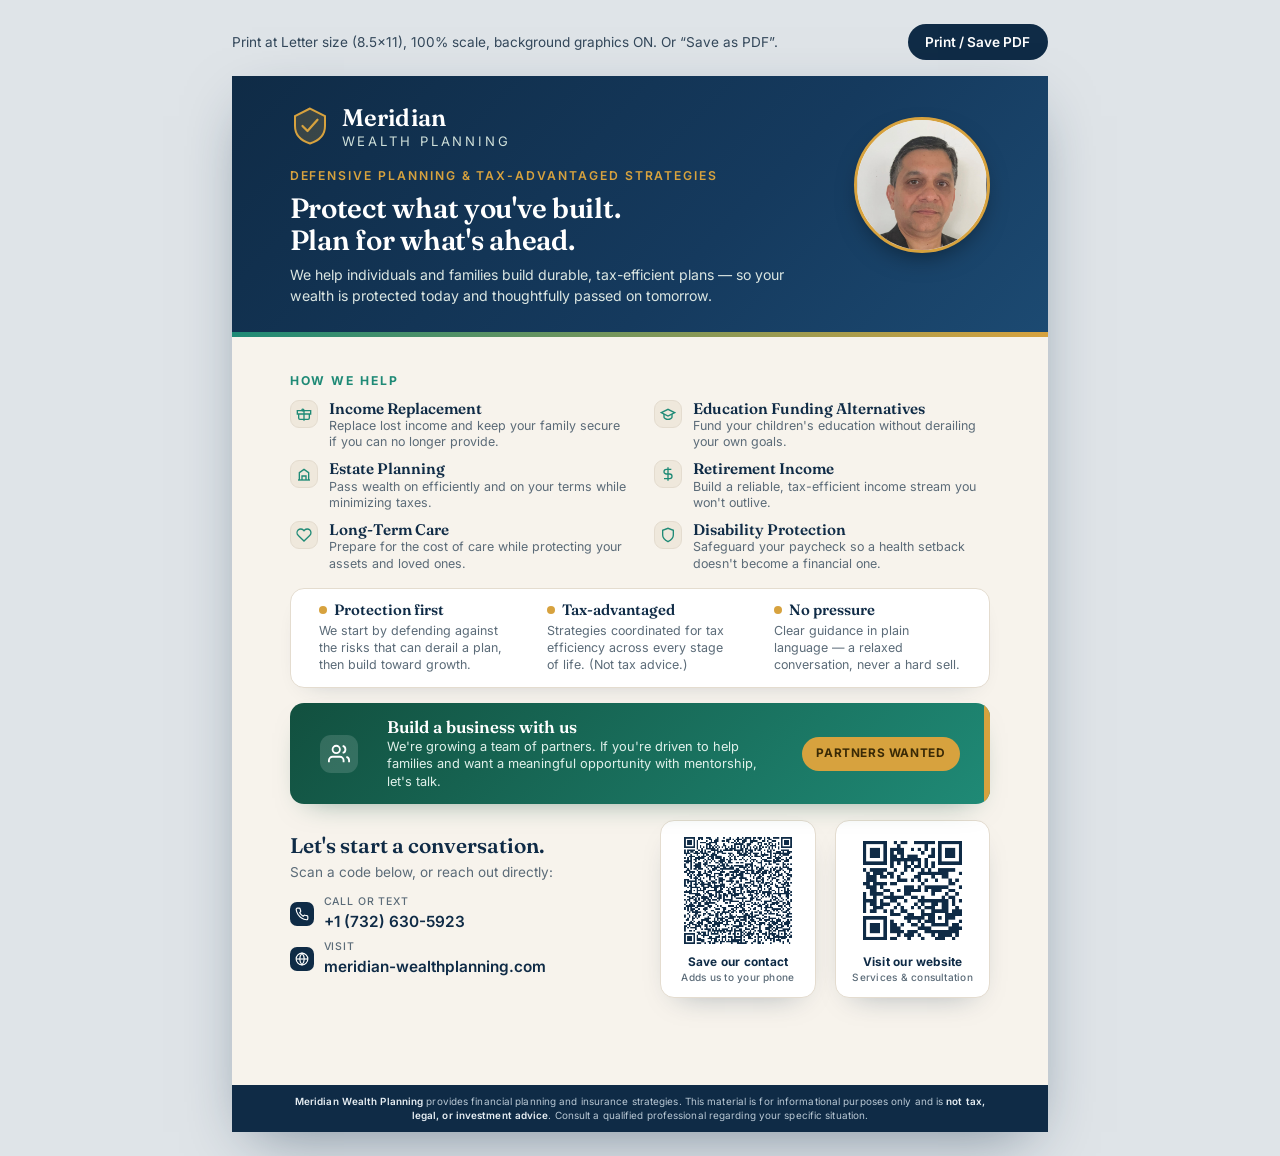
<file: flyer.html>
<!DOCTYPE html>
<html lang="en">
<head>
  <meta charset="UTF-8" />
  <meta name="viewport" content="width=device-width, initial-scale=1.0" />
  <title>Meridian Wealth Planning — Flyer</title>
  <link rel="preconnect" href="https://fonts.googleapis.com" />
  <link rel="preconnect" href="https://fonts.gstatic.com" crossorigin />
  <link href="https://fonts.googleapis.com/css2?family=Fraunces:opsz,wght@9..144,500;9..144,600;9..144,700&family=Inter:wght@400;500;600;700&display=swap" rel="stylesheet" />
  <style>
    :root{
      --navy:#0f2b46; --navy-700:#153a5e; --teal:#1f8a76; --gold:#d7a23e;
      --cream:#f7f3ec; --cream-200:#efe8dc; --ink:#1c2833; --muted:#5b6b78;
      --white:#fff; --line:#e4dccf;
    }
    *{box-sizing:border-box}
    html,body{margin:0}
    body{
      font-family:"Inter",system-ui,-apple-system,Segoe UI,Roboto,sans-serif;
      color:var(--ink); background:#dfe4e8; line-height:1.5;
      -webkit-font-smoothing:antialiased; padding:24px;
    }
    h1,h2,h3,h4{font-family:"Fraunces",Georgia,serif;color:var(--navy);margin:0;
      font-optical-sizing:none;font-variation-settings:"opsz" 30;line-height:1.12}

    /* Letter page */
    .page{
      width:8.5in; min-height:11in; margin:0 auto; background:var(--cream);
      position:relative; overflow:hidden; box-shadow:0 20px 60px -20px rgba(15,43,70,.5);
      display:flex; flex-direction:column;
    }

    /* Header band */
    .flyer-head{
      background:linear-gradient(135deg,var(--navy) 0%,var(--navy-700) 60%,#1c4a72 100%);
      color:var(--white); padding:.3in .6in .32in; position:relative;
    }
    .flyer-head::after{content:"";position:absolute;left:0;right:0;bottom:0;height:5px;
      background:linear-gradient(90deg,var(--teal),var(--gold))}
    .brand{display:flex;align-items:center;gap:12px}
    .brand-mark{color:var(--gold)}
    .brand-text strong{font-family:"Fraunces",Georgia,serif;font-weight:600;font-size:1.5rem;
      color:var(--white);letter-spacing:.2px;font-optical-sizing:none;font-variation-settings:"opsz" 30;display:block;line-height:1.05}
    .brand-text em{font-style:normal;font-size:.82rem;letter-spacing:.22em;text-transform:uppercase;
      color:#cfe0da;display:block;margin-top:2px}
    .eyebrow{color:var(--gold);font-weight:600;font-size:.76rem;letter-spacing:.16em;
      text-transform:uppercase;margin:.16in 0 .08in}
    .flyer-head h1{color:var(--white);font-size:1.75rem;font-weight:600;letter-spacing:-.01em}
    .flyer-head .lead{color:#dbe6e2;font-size:.88rem;margin:.08in 0 0;max-width:5.5in}
    .head-photo{position:absolute;top:.42in;right:.6in;width:1.42in;height:1.42in;
      border-radius:50%;object-fit:cover;object-position:center top;
      border:3px solid var(--gold);box-shadow:0 10px 26px -10px rgba(0,0,0,.55);background:var(--cream)}

    /* Body */
    .flyer-body{padding:.24in .6in .22in;flex:1;display:flex;flex-direction:column}
    .section-label{font-size:.76rem;letter-spacing:.16em;text-transform:uppercase;
      color:var(--teal);font-weight:700;margin-bottom:.1in}

    .services{display:grid;grid-template-columns:repeat(2,1fr);gap:.1in .3in}
    .svc{display:flex;gap:11px;align-items:flex-start}
    .svc .dot{flex:none;width:28px;height:28px;border-radius:9px;
      background:var(--cream-200);border:1px solid var(--line);display:flex;
      align-items:center;justify-content:center;color:var(--teal)}
    .svc h4{font-size:.96rem;font-weight:600;margin:0 0 1px}
    .svc p{margin:0;font-size:.78rem;color:var(--muted);line-height:1.32}

    /* Why band */
    .why{margin-top:.16in;background:var(--white);border:1px solid var(--line);
      border-radius:14px;padding:.14in .3in;display:flex;gap:.42in;
      box-shadow:0 10px 26px -18px rgba(15,43,70,.3)}
    .why div{flex:1}
    .why h4{font-size:.94rem;font-weight:600;margin:0 0 3px;display:flex;align-items:center;gap:7px}
    .why h4 .b{width:8px;height:8px;border-radius:50%;background:var(--gold)}
    .why p{margin:0;font-size:.78rem;color:var(--muted);line-height:1.38}

    /* Partner callout */
    .partner{margin-top:.16in;background:linear-gradient(135deg,#12503f 0%,var(--teal) 100%);
      color:#fff;border-radius:14px;padding:.14in .32in;display:flex;align-items:center;
      gap:.3in;box-shadow:0 12px 30px -18px rgba(18,80,63,.6);position:relative;overflow:hidden}
    .partner::after{content:"";position:absolute;top:0;bottom:0;right:0;width:6px;background:var(--gold)}
    .partner .p-ic{flex:none;width:38px;height:38px;border-radius:11px;background:rgba(255,255,255,.14);
      display:flex;align-items:center;justify-content:center;color:#fff}
    .partner h4{color:#fff;font-size:1.06rem;font-weight:600;margin:0 0 2px}
    .partner p{margin:0;font-size:.8rem;color:#dff0ea;line-height:1.38;max-width:5.2in}
    .partner .p-tag{flex:none;margin-left:auto;background:var(--gold);color:#3a2a06;font-weight:700;
      font-size:.74rem;letter-spacing:.05em;text-transform:uppercase;padding:.5rem .9rem;border-radius:999px}

    /* Contact / QR footer */
    .cta{margin-top:.16in;padding-top:0;display:flex;gap:.34in;align-items:stretch}
    .cta-copy{flex:1;display:flex;flex-direction:column;justify-content:center}
    .cta-copy h3{font-size:1.32rem;font-weight:600;margin:0 0 .05in}
    .cta-copy .sub{color:var(--muted);font-size:.85rem;margin:0 0 .12in}
    .contact-line{display:flex;align-items:center;gap:10px;font-size:.96rem;
      font-weight:600;color:var(--navy);margin-bottom:6px}
    .contact-line .ic{width:24px;height:24px;border-radius:7px;background:var(--navy);
      color:var(--white);display:flex;align-items:center;justify-content:center;flex:none}
    .contact-line small{display:block;font-weight:500;font-size:.66rem;letter-spacing:.08em;
      text-transform:uppercase;color:var(--muted)}
    .qr-group{flex:none;display:flex;gap:.2in}
    .qr-card{width:1.62in;text-align:center;background:var(--white);
      border:1px solid var(--line);border-radius:14px;padding:.14in .12in;
      box-shadow:0 12px 30px -18px rgba(15,43,70,.4);display:flex;flex-direction:column}
    .qr-card img{width:1.18in;height:1.18in;display:block;margin:0 auto}
    .qr-card p{margin:.08in 0 0;font-size:.74rem;font-weight:700;color:var(--navy);
      letter-spacing:.02em;line-height:1.22}
    .qr-card span{display:block;font-weight:500;color:var(--muted);font-size:.63rem;margin-top:2px;line-height:1.25}

    /* Disclaimer */
    .disclaimer{background:var(--navy);color:#b9c8d4;font-size:.62rem;line-height:1.4;
      padding:.1in .6in;text-align:center;letter-spacing:.01em}
    .disclaimer strong{color:#e7eef3;font-weight:600}

    .print-hint{max-width:8.5in;margin:0 auto 16px;font-size:.85rem;color:#33475a;
      display:flex;justify-content:space-between;align-items:center;gap:12px}
    .print-hint button{font:inherit;font-weight:600;background:var(--navy);color:#fff;
      border:0;border-radius:999px;padding:.5rem 1.1rem;cursor:pointer}

    @media print{
      body{background:#fff;padding:0}
      .print-hint{display:none}
      .page{box-shadow:none;width:8.5in;min-height:0;height:auto;overflow:visible;margin:0}
      .flyer-body{flex:none}
      @page{size:letter;margin:0}
    }
  </style>
</head>
<body>
  <div class="print-hint">
    <span>Print at Letter size (8.5&times;11), 100% scale, background graphics ON. Or “Save as PDF”.</span>
    <button onclick="window.print()">Print / Save PDF</button>
  </div>

  <div class="page">
    <!-- Header -->
    <div class="flyer-head">
      <img class="head-photo" src="headshot.png" alt="Meridian Wealth Planning advisor" />
      <div class="brand">
        <span class="brand-mark" aria-hidden="true">
          <svg viewBox="0 0 32 32" width="40" height="40" fill="none">
            <path d="M16 2L4 8v8c0 7.2 5 11.8 12 14 7-2.2 12-6.8 12-14V8L16 2z" fill="currentColor" opacity="0.2"/>
            <path d="M16 2L4 8v8c0 7.2 5 11.8 12 14 7-2.2 12-6.8 12-14V8L16 2z" stroke="currentColor" stroke-width="1.6"/>
            <path d="M10 16l4 4 8-9" stroke="currentColor" stroke-width="1.8" stroke-linecap="round" stroke-linejoin="round"/>
          </svg>
        </span>
        <span class="brand-text"><strong>Meridian</strong><em>Wealth Planning</em></span>
      </div>
      <p class="eyebrow">Defensive planning &amp; tax-advantaged strategies</p>
      <h1>Protect what you've built.<br />Plan for what's ahead.</h1>
      <p class="lead">We help individuals and families build durable, tax-efficient plans — so your wealth is protected today and thoughtfully passed on tomorrow.</p>
    </div>

    <!-- Body -->
    <div class="flyer-body">
      <p class="section-label">How we help</p>
      <div class="services">
        <div class="svc"><span class="dot"><svg width="16" height="16" viewBox="0 0 24 24" fill="none" stroke="currentColor" stroke-width="2"><path d="M20 12v6a2 2 0 0 1-2 2H6a2 2 0 0 1-2-2v-6"/><path d="M2 7h20v5H2z"/><path d="M12 22V7"/><path d="M12 7C12 4 9 4 9 6s3 1 3 1z"/></svg></span>
          <div><h4>Income Replacement</h4><p>Replace lost income and keep your family secure if you can no longer provide.</p></div></div>
        <div class="svc"><span class="dot"><svg width="16" height="16" viewBox="0 0 24 24" fill="none" stroke="currentColor" stroke-width="2"><path d="M22 10L12 5 2 10l10 5 10-5z"/><path d="M6 12v5c0 1 3 3 6 3s6-2 6-3v-5"/></svg></span>
          <div><h4>Education Funding Alternatives</h4><p>Fund your children's education without derailing your own goals.</p></div></div>
        <div class="svc"><span class="dot"><svg width="16" height="16" viewBox="0 0 24 24" fill="none" stroke="currentColor" stroke-width="2"><path d="M3 21h18"/><path d="M5 21V10l7-5 7 5v11"/><path d="M9 21v-6h6v6"/></svg></span>
          <div><h4>Estate Planning</h4><p>Pass wealth on efficiently and on your terms while minimizing taxes.</p></div></div>
        <div class="svc"><span class="dot"><svg width="16" height="16" viewBox="0 0 24 24" fill="none" stroke="currentColor" stroke-width="2"><path d="M12 2v20"/><path d="M17 5H9.5a3.5 3.5 0 0 0 0 7h5a3.5 3.5 0 0 1 0 7H6"/></svg></span>
          <div><h4>Retirement Income</h4><p>Build a reliable, tax-efficient income stream you won't outlive.</p></div></div>
        <div class="svc"><span class="dot"><svg width="16" height="16" viewBox="0 0 24 24" fill="none" stroke="currentColor" stroke-width="2"><path d="M20.8 4.6a5.5 5.5 0 0 0-7.8 0L12 5.6l-1-1a5.5 5.5 0 0 0-7.8 7.8l1 1L12 21l7.8-7.6 1-1a5.5 5.5 0 0 0 0-7.8z"/></svg></span>
          <div><h4>Long-Term Care</h4><p>Prepare for the cost of care while protecting your assets and loved ones.</p></div></div>
        <div class="svc"><span class="dot"><svg width="16" height="16" viewBox="0 0 24 24" fill="none" stroke="currentColor" stroke-width="2"><path d="M12 22s8-4 8-10V5l-8-3-8 3v7c0 6 8 10 8 10z"/></svg></span>
          <div><h4>Disability Protection</h4><p>Safeguard your paycheck so a health setback doesn't become a financial one.</p></div></div>
      </div>

      <div class="why">
        <div><h4><span class="b"></span>Protection first</h4><p>We start by defending against the risks that can derail a plan, then build toward growth.</p></div>
        <div><h4><span class="b"></span>Tax-advantaged</h4><p>Strategies coordinated for tax efficiency across every stage of life. (Not tax advice.)</p></div>
        <div><h4><span class="b"></span>No pressure</h4><p>Clear guidance in plain language — a relaxed conversation, never a hard sell.</p></div>
      </div>

      <div class="partner">
        <span class="p-ic"><svg width="22" height="22" viewBox="0 0 24 24" fill="none" stroke="currentColor" stroke-width="2"><path d="M17 21v-2a4 4 0 0 0-4-4H5a4 4 0 0 0-4 4v2"/><circle cx="9" cy="7" r="4"/><path d="M23 21v-2a4 4 0 0 0-3-3.87"/><path d="M16 3.13a4 4 0 0 1 0 7.75"/></svg></span>
        <div>
          <h4>Build a business with us</h4>
          <p>We're growing a team of partners. If you're driven to help families and want a meaningful opportunity with mentorship, let's talk.</p>
        </div>
        <span class="p-tag">Partners wanted</span>
      </div>

      <!-- CTA + QR -->
      <div class="cta">
        <div class="cta-copy">
          <h3>Let's start a conversation.</h3>
          <p class="sub">Scan a code below, or reach out directly:</p>
          <div class="contact-line"><span class="ic"><svg width="14" height="14" viewBox="0 0 24 24" fill="none" stroke="currentColor" stroke-width="2"><path d="M22 16.9v3a2 2 0 0 1-2.2 2 19.8 19.8 0 0 1-8.6-3.1 19.5 19.5 0 0 1-6-6A19.8 19.8 0 0 1 2 4.2 2 2 0 0 1 4 2h3a2 2 0 0 1 2 1.7c.1 1 .4 1.9.7 2.8a2 2 0 0 1-.5 2.1L8 9.9a16 16 0 0 0 6 6l1.3-1.3a2 2 0 0 1 2.1-.4c.9.3 1.8.6 2.8.7A2 2 0 0 1 22 16.9z"/></svg></span>
            <span><small>Call or text</small>+1 (732) 630-5923</span></div>
          <div class="contact-line"><span class="ic"><svg width="14" height="14" viewBox="0 0 24 24" fill="none" stroke="currentColor" stroke-width="2"><circle cx="12" cy="12" r="10"/><path d="M2 12h20"/><path d="M12 2a15 15 0 0 1 0 20 15 15 0 0 1 0-20z"/></svg></span>
            <span><small>Visit</small>meridian-wealthplanning.com</span></div>
        </div>
        <div class="qr-group">
          <div class="qr-card">
            <img src="qr-contact.png" alt="Scan to save Meridian Wealth Planning contact card" />
            <p>Save our contact<span>Adds us to your phone</span></p>
          </div>
          <div class="qr-card">
            <img src="qr-website.png" alt="Scan to visit the Meridian Wealth Planning website" />
            <p>Visit our website<span>Services &amp; consultation</span></p>
          </div>
        </div>
      </div>
    </div>

    <!-- Disclaimer -->
    <div class="disclaimer">
      <strong>Meridian Wealth Planning</strong> provides financial planning and insurance strategies. This material is for informational purposes only and is <strong>not tax, legal, or investment advice</strong>. Consult a qualified professional regarding your specific situation.
    </div>
  </div>
  <!-- GoatCounter privacy-friendly analytics -->
  <script data-goatcounter="https://meridianwealth.goatcounter.com/count"
          async src="//gc.zgo.at/count.js"></script>
</body>
</html>
</file>
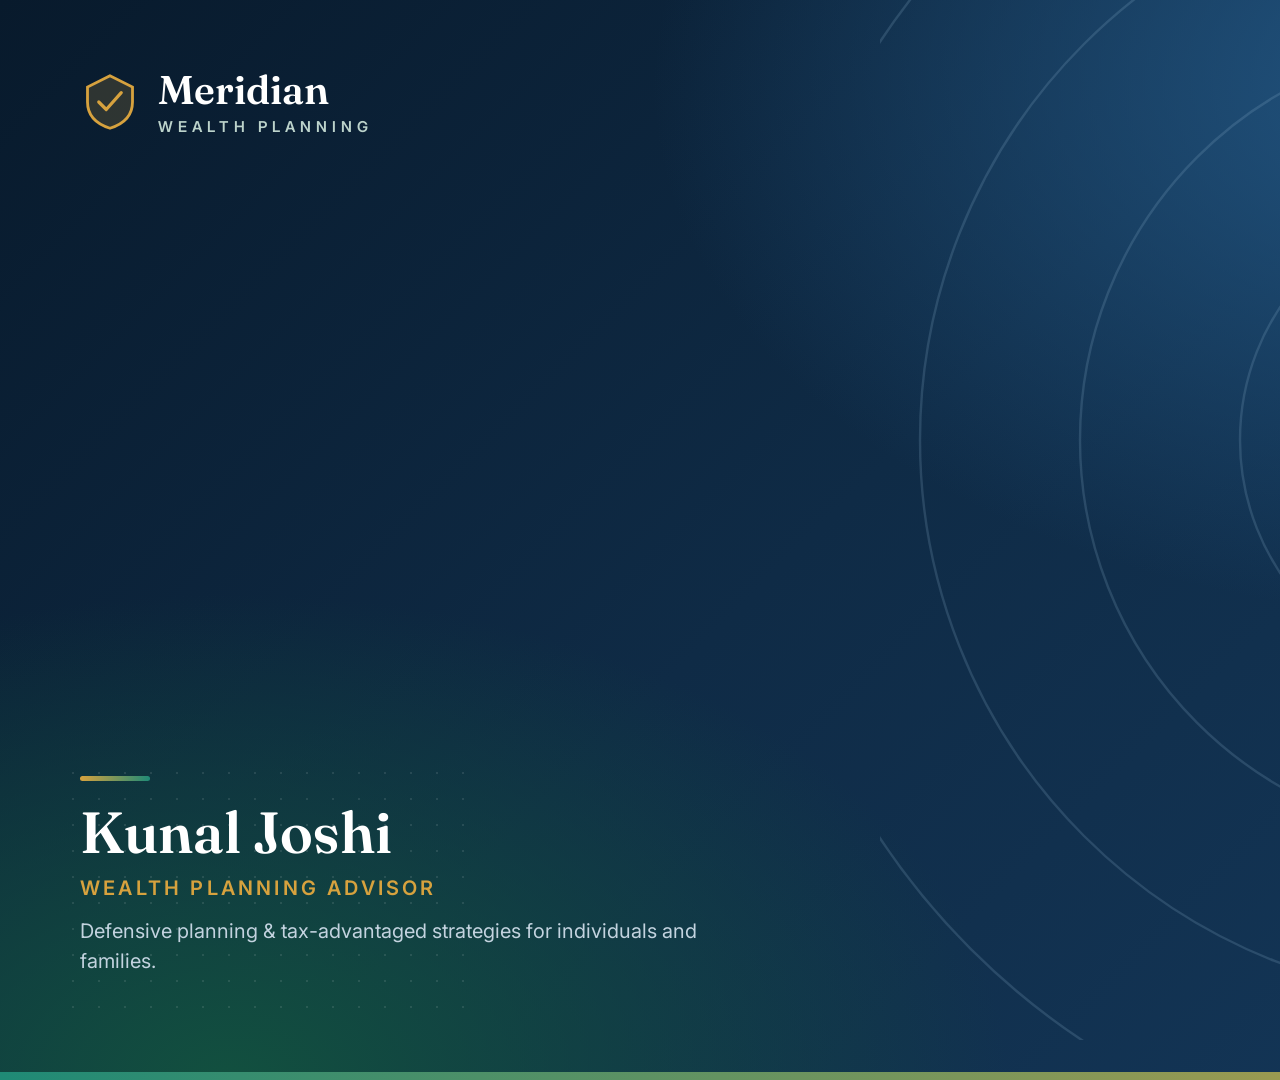
<file: virtual-background.html>
<!DOCTYPE html>
<html lang="en">
<head>
  <meta charset="UTF-8" />
  <title>Meridian Wealth Planning — Virtual Background</title>
  <link rel="preconnect" href="https://fonts.googleapis.com" />
  <link rel="preconnect" href="https://fonts.gstatic.com" crossorigin />
  <link href="https://fonts.googleapis.com/css2?family=Fraunces:opsz,wght@9..144,500;9..144,600;9..144,700&family=Inter:wght@400;500;600;700&display=swap" rel="stylesheet" />
  <style>
    :root{
      --navy:#0f2b46; --navy-700:#153a5e; --navy-900:#081a2c; --teal:#1f8a76; --gold:#d7a23e;
      --cream:#f7f3ec;
    }
    *{box-sizing:border-box}
    html,body{margin:0;padding:0}
    .bg{
      width:1920px;height:1080px;position:relative;overflow:hidden;
      background:
        radial-gradient(80% 90% at 78% 8%, #235784 0%, rgba(35,87,132,0) 55%),
        radial-gradient(90% 100% at 12% 100%, #12503f 0%, rgba(18,80,63,0) 45%),
        linear-gradient(135deg, var(--navy-900) 0%, var(--navy) 45%, var(--navy-700) 100%);
      font-family:"Inter",system-ui,-apple-system,Segoe UI,Roboto,sans-serif;color:#fff;
    }
    /* subtle meridian arcs */
    .arcs{position:absolute;inset:0;opacity:.20}
    .arcs svg{position:absolute;right:-160px;top:-160px;width:1200px;height:1200px}
    /* faint grid dots bottom-left */
    .dots{position:absolute;left:60px;bottom:60px;width:420px;height:260px;opacity:.10;
      background-image:radial-gradient(#ffffff 1.4px, transparent 1.4px);
      background-size:26px 26px}
    /* large watermark shield bottom-right */
    .watermark{position:absolute;right:-120px;bottom:-160px;color:var(--teal);opacity:.14}

    /* top-left logo lockup */
    .logo{position:absolute;top:70px;left:80px;display:flex;align-items:center;gap:18px}
    .logo svg{color:var(--gold)}
    .logo b{font-family:"Fraunces",Georgia,serif;font-weight:600;font-size:40px;line-height:1;
      color:#fff;font-optical-sizing:none;font-variation-settings:"opsz" 40}
    .logo b span{display:block;font-family:"Inter",sans-serif;font-weight:600;font-size:15px;
      letter-spacing:.34em;text-transform:uppercase;color:#bcd3cb;margin-top:9px}

    /* lower-left name plate */
    .plate{position:absolute;left:80px;bottom:84px;max-width:760px}
    .plate .accent{width:70px;height:5px;border-radius:3px;
      background:linear-gradient(90deg,var(--gold),var(--teal));margin-bottom:22px}
    .plate h1{font-family:"Fraunces",Georgia,serif;font-weight:600;font-size:58px;line-height:1.02;
      margin:0;color:#fff;font-optical-sizing:none;font-variation-settings:"opsz" 60}
    .plate .title{font-size:20px;letter-spacing:.16em;text-transform:uppercase;color:var(--gold);
      font-weight:600;margin-top:14px}
    .plate .tag{font-size:20px;color:#c3d3df;margin-top:16px;line-height:1.5;max-width:640px}

    /* bottom-right contact */
    .contact{position:absolute;right:86px;bottom:90px;text-align:right;z-index:2}
    .contact .site{font-size:24px;font-weight:700;color:#fff;letter-spacing:.01em}
    .contact .phone{font-size:20px;color:#c3d3df;margin-top:10px;font-weight:500}

    /* bottom accent strip */
    .strip{position:absolute;left:0;right:0;bottom:0;height:8px;
      background:linear-gradient(90deg,var(--teal),var(--gold))}
  </style>
</head>
<body>
  <div class="bg">
    <div class="arcs">
      <svg viewBox="0 0 600 600" fill="none" stroke="#8fb4cf" stroke-width="1.2">
        <circle cx="300" cy="300" r="120"/><circle cx="300" cy="300" r="200"/>
        <circle cx="300" cy="300" r="280"/><circle cx="300" cy="300" r="360"/>
      </svg>
    </div>
    <div class="dots"></div>
    <div class="watermark">
      <svg viewBox="0 0 32 32" width="620" height="620" fill="none">
        <path d="M16 2L4 8v8c0 7.2 5 11.8 12 14 7-2.2 12-6.8 12-14V8L16 2z" fill="currentColor" opacity="0.35"/>
        <path d="M16 2L4 8v8c0 7.2 5 11.8 12 14 7-2.2 12-6.8 12-14V8L16 2z" stroke="currentColor" stroke-width="1.1"/>
        <path d="M10 16l4 4 8-9" stroke="currentColor" stroke-width="1.4" stroke-linecap="round" stroke-linejoin="round"/>
      </svg>
    </div>

    <div class="logo">
      <svg viewBox="0 0 32 32" width="60" height="60" fill="none">
        <path d="M16 2L4 8v8c0 7.2 5 11.8 12 14 7-2.2 12-6.8 12-14V8L16 2z" fill="currentColor" opacity="0.18"/>
        <path d="M16 2L4 8v8c0 7.2 5 11.8 12 14 7-2.2 12-6.8 12-14V8L16 2z" stroke="currentColor" stroke-width="1.5"/>
        <path d="M10 16l4 4 8-9" stroke="currentColor" stroke-width="1.7" stroke-linecap="round" stroke-linejoin="round"/>
      </svg>
      <b>Meridian<span>Wealth Planning</span></b>
    </div>

    <div class="plate">
      <div class="accent"></div>
      <h1>Kunal Joshi</h1>
      <div class="title">Wealth Planning Advisor</div>
      <p class="tag">Defensive planning &amp; tax-advantaged strategies for individuals and families.</p>
    </div>

    <div class="contact">
      <div class="site">meridian-wealthplanning.com</div>
      <div class="phone">+1 (732) 630-5923</div>
    </div>

    <div class="strip"></div>
  </div>
</body>
</html>
</file>
<file: styles.css>
:root{
  --navy:#0f2b46;
  --navy-700:#153a5e;
  --teal:#1f8a76;
  --teal-600:#177264;
  --gold:#d7a23e;
  --gold-600:#c08d2c;
  --cream:#f7f3ec;
  --cream-200:#efe8dc;
  --ink:#1c2833;
  --muted:#5b6b78;
  --white:#ffffff;
  --line:#e4dccf;
  --shadow:0 18px 40px -20px rgba(15,43,70,.35);
  --shadow-sm:0 8px 24px -14px rgba(15,43,70,.30);
  --radius:18px;
  --radius-sm:12px;
  --maxw:1140px;
}

*{box-sizing:border-box}
html{scroll-behavior:smooth}
body{
  margin:0;
  font-family:"Inter",system-ui,-apple-system,Segoe UI,Roboto,sans-serif;
  color:var(--ink);
  background:var(--cream);
  line-height:1.6;
  -webkit-font-smoothing:antialiased;
}
h1,h2,h3,h4{font-family:"Fraunces",Georgia,serif;line-height:1.15;color:var(--navy);margin:0 0 .5em;font-optical-sizing:none;font-variation-settings:"opsz" 30}
.brand-text strong,.stat-num,.stat-card blockquote,.about-stats strong,.team-photo--placeholder span,.step-num{font-optical-sizing:none;font-variation-settings:"opsz" 30}
h1{font-size:clamp(2.1rem,4.6vw,3.5rem);font-weight:600;letter-spacing:-.01em}
h2{font-size:clamp(1.7rem,3.2vw,2.5rem);font-weight:600}
h3{font-size:1.25rem;font-weight:600}
p{margin:0 0 1rem}
a{color:inherit;text-decoration:none}
img{max-width:100%}
.container{width:100%;max-width:var(--maxw);margin:0 auto;padding:0 24px}

/* Buttons */
.btn{
  display:inline-flex;align-items:center;justify-content:center;gap:.5rem;
  font-weight:600;font-size:.98rem;padding:.85rem 1.5rem;border-radius:999px;
  border:1.5px solid transparent;cursor:pointer;transition:.2s ease;white-space:nowrap;
}
.btn-sm{padding:.6rem 1.1rem;font-size:.9rem}
.btn-block{width:100%}
.btn-primary{background:var(--teal);color:#fff;box-shadow:var(--shadow-sm)}
.btn-primary:hover{background:var(--teal-600);transform:translateY(-1px)}
.btn-gold{background:var(--gold);color:#3a2b06;box-shadow:var(--shadow-sm)}
.btn-gold:hover{background:var(--gold-600);transform:translateY(-1px)}
.btn-ghost{background:transparent;color:var(--navy);border-color:rgba(15,43,70,.25)}
.btn-ghost:hover{background:rgba(15,43,70,.05);border-color:var(--navy)}

.eyebrow{
  text-transform:uppercase;letter-spacing:.14em;font-size:.78rem;font-weight:700;
  color:var(--teal-600);margin:0 0 .8rem;
}
.eyebrow-light{color:var(--gold)}

/* Header */
.site-header{
  position:sticky;top:0;z-index:50;background:rgba(247,243,236,.82);
  backdrop-filter:blur(10px);border-bottom:1px solid var(--line);
}
.header-inner{display:flex;align-items:center;gap:1.5rem;height:72px}
.brand{display:flex;align-items:center;gap:.65rem;color:var(--navy)}
.brand-mark{color:var(--teal);display:flex}
.brand-text{display:flex;flex-direction:column;line-height:1}
.brand-text strong{font-family:"Fraunces",serif;font-size:1.18rem;font-weight:700;color:var(--navy)}
.brand-text em{font-style:normal;font-size:.72rem;letter-spacing:.18em;text-transform:uppercase;color:var(--muted)}
.site-nav{display:flex;gap:1.8rem;margin-left:auto}
.site-nav a{font-weight:500;font-size:.96rem;color:var(--navy);position:relative;padding:.2rem 0}
.site-nav a::after{content:"";position:absolute;left:0;bottom:-2px;width:0;height:2px;background:var(--teal);transition:.2s}
.site-nav a:hover::after{width:100%}
.nav-cta{margin-left:0}

/* Hero */
.hero{padding:clamp(3rem,7vw,5.5rem) 0 clamp(2.5rem,5vw,4rem);
  background:
    radial-gradient(1000px 480px at 88% -8%,rgba(31,138,118,.14),transparent 60%),
    radial-gradient(760px 420px at -6% 8%,rgba(215,162,62,.14),transparent 55%);
}
.hero-grid{display:grid;grid-template-columns:1.15fr .85fr;gap:3rem;align-items:center}
.hero-copy .lead{font-size:1.14rem;color:var(--muted);max-width:34rem;margin-bottom:1.7rem}
.hero-actions{display:flex;gap:.9rem;flex-wrap:wrap;margin-bottom:1.8rem}
.hero-badges{list-style:none;display:flex;flex-wrap:wrap;gap:.5rem .55rem;padding:0;margin:0}
.hero-badges li{
  font-size:.82rem;font-weight:600;color:var(--navy-700);background:rgba(255,255,255,.7);
  border:1px solid var(--line);padding:.35rem .8rem;border-radius:999px;
}

.hero-card{position:relative}
.card-glow{position:absolute;inset:-14px;background:linear-gradient(135deg,rgba(31,138,118,.25),rgba(215,162,62,.25));filter:blur(36px);border-radius:32px}
.stat-card{position:relative;background:var(--white);border:1px solid var(--line);border-radius:var(--radius);padding:1.8rem;box-shadow:var(--shadow)}
.stat{display:flex;align-items:center;gap:1rem;margin-bottom:1.1rem}
.stat-num{font-family:"Fraunces",serif;font-size:2.6rem;font-weight:700;color:var(--teal);line-height:1}
.stat-label{color:var(--muted);font-size:.96rem}
.divider{height:1px;background:var(--line);margin:1rem 0}
.stat-row{display:flex;gap:1.1rem;flex-wrap:wrap;font-size:.86rem;font-weight:600;color:var(--navy-700);margin-bottom:1.1rem}
.dot{display:inline-block;width:9px;height:9px;border-radius:50%;margin-right:.4rem}
.dot-teal{background:var(--teal)}.dot-gold{background:var(--gold)}.dot-navy{background:var(--navy)}
.stat-card blockquote{margin:0;font-family:"Fraunces",serif;font-size:1.02rem;color:var(--navy);font-style:italic;border-left:3px solid var(--gold);padding-left:1rem}

/* Trust strip */
.trust-strip{background:var(--navy);color:#eaf1f4}
.trust-inner{display:grid;grid-template-columns:repeat(3,1fr);gap:1.5rem;padding:1.6rem 24px}
.trust-item{display:flex;flex-direction:column}
.trust-item strong{color:var(--gold);font-size:1rem;margin-bottom:.15rem}
.trust-item span{color:rgba(234,241,244,.78);font-size:.9rem}

/* Sections */
.section{padding:clamp(3rem,6vw,5rem) 0}
.section-alt{background:linear-gradient(180deg,var(--cream),var(--cream-200))}
.section-head{max-width:44rem;margin:0 auto 2.6rem;text-align:center}
.section-sub{color:var(--muted);font-size:1.06rem}

/* About */
.about-solo{max-width:52rem;margin:0 auto;text-align:center}
.about-solo .about-copy p{color:var(--muted);margin-left:auto;margin-right:auto}
.about-stats{display:flex;gap:1.6rem;flex-wrap:wrap;justify-content:center;margin:1.6rem 0 1.4rem}
.about-stats div{display:flex;flex-direction:column}
.about-stats strong{font-family:"Fraunces",serif;font-size:1.5rem;color:var(--teal);line-height:1.1}
.about-stats span{font-size:.85rem;color:var(--muted)}
.about-areas{background:var(--white);border:1px solid var(--line);border-left:3px solid var(--gold);border-radius:var(--radius-sm);padding:.9rem 1.1rem;font-size:.95rem;color:var(--muted);margin:0 auto 1.6rem;max-width:40rem;text-align:left}
.about-areas strong{color:var(--navy-700)}
.about-actions{display:flex;gap:.8rem;flex-wrap:wrap;justify-content:center}

/* Meet the team */
.team-grid{display:grid;grid-template-columns:repeat(3,1fr);gap:1.4rem}
.team-card{background:var(--white);border:1px solid var(--line);border-radius:var(--radius);padding:1.8rem 1.5rem;text-align:center;box-shadow:var(--shadow-sm);transition:.22s ease;display:flex;flex-direction:column;align-items:center}
.team-card:hover{transform:translateY(-4px);box-shadow:var(--shadow)}
.team-photo{width:132px;height:132px;border-radius:50%;overflow:hidden;border:4px solid var(--white);box-shadow:0 0 0 1px var(--line),var(--shadow-sm);margin-bottom:1.1rem;background:var(--cream-200)}
.team-photo img{width:100%;height:100%;object-fit:cover;display:block}
.team-photo--placeholder{display:flex;align-items:center;justify-content:center;background:linear-gradient(160deg,var(--navy),var(--navy-700));color:rgba(234,241,244,.65)}
.team-photo--placeholder span{font-family:"Fraunces",serif;font-size:2.6rem;font-weight:700}
.team-card h3{margin:0 0 .1rem;color:var(--navy)}
.team-role{font-size:.85rem;font-weight:600;letter-spacing:.04em;color:var(--teal-600);text-transform:uppercase;margin:0 0 .8rem}
.team-bio{font-size:.94rem;color:var(--muted);margin:0}
.team-bio em{color:var(--navy-700);font-style:italic}
.team-card--empty{border-style:dashed;background:rgba(255,255,255,.6)}
.team-link{margin-top:.9rem;font-weight:600;font-size:.9rem;color:var(--teal-600)}
.team-link:hover{color:var(--teal)}

/* Service cards */
.cards{display:grid;grid-template-columns:repeat(3,1fr);gap:1.2rem}
.service-card{
  background:var(--white);border:1px solid var(--line);border-radius:var(--radius);
  padding:1.6rem 1.4rem;box-shadow:var(--shadow-sm);transition:.22s ease;
}
.service-card:hover{transform:translateY(-4px);box-shadow:var(--shadow);border-color:rgba(31,138,118,.4)}
.service-ic{
  width:52px;height:52px;border-radius:14px;display:flex;align-items:center;justify-content:center;
  background:linear-gradient(135deg,rgba(31,138,118,.14),rgba(31,138,118,.05));color:var(--teal);margin-bottom:1rem;
}
.service-card p{color:var(--muted);font-size:.95rem;margin:0}

/* Approach */
.approach-grid{display:grid;grid-template-columns:1fr 1fr;gap:3rem;align-items:center}
.approach-copy p{color:var(--muted);max-width:32rem}
.check-list{list-style:none;padding:0;margin:1.4rem 0 1.8rem;display:grid;gap:.7rem}
.check-list li{display:flex;gap:.65rem;align-items:flex-start;font-weight:500;color:var(--navy-700)}
.check-list li span{color:var(--teal);font-weight:800}
.approach-steps{display:grid;gap:.9rem}
.step{display:flex;gap:1rem;background:var(--white);border:1px solid var(--line);border-radius:var(--radius-sm);padding:1.2rem 1.3rem;box-shadow:var(--shadow-sm)}
.step-num{font-family:"Fraunces",serif;font-size:1.4rem;font-weight:700;color:var(--gold);min-width:2rem}
.step h4{margin:0 0 .2rem;color:var(--navy);font-size:1.05rem}
.step p{margin:0;color:var(--muted);font-size:.92rem}

/* Partner */
.partner{background:
  radial-gradient(700px 420px at 92% 0%,rgba(215,162,62,.18),transparent 60%),
  linear-gradient(160deg,var(--navy),var(--navy-700));color:#eaf1f4}
.partner h2{color:#fff}
.partner-grid{display:grid;grid-template-columns:1.1fr .9fr;gap:3rem;align-items:center}
.partner-copy p{color:rgba(234,241,244,.82);max-width:32rem}
.partner-perks{list-style:none;padding:0;margin:1.6rem 0 1.9rem;display:grid;grid-template-columns:repeat(3,1fr);gap:1rem}
.partner-perks li{display:flex;flex-direction:column;background:rgba(255,255,255,.06);border:1px solid rgba(255,255,255,.14);border-radius:var(--radius-sm);padding:1rem}
.partner-perks strong{color:var(--gold);font-size:1.02rem}
.partner-perks span{font-size:.85rem;color:rgba(234,241,244,.78)}
.partner-panel{background:rgba(255,255,255,.06);border:1px solid rgba(255,255,255,.16);border-radius:var(--radius);padding:1.8rem}
.partner-panel h3{color:#fff}
.partner-panel ul{margin:.6rem 0 0;padding-left:1.1rem;display:grid;gap:.6rem}
.partner-panel li{color:rgba(234,241,244,.86);font-size:.96rem}

/* Contact */
.contact-grid{display:grid;grid-template-columns:.9fr 1.1fr;gap:3rem;align-items:start}
.contact-intro p{color:var(--muted)}
.contact-methods{display:grid;gap:.8rem;margin-top:1.6rem}
.contact-method{display:flex;align-items:center;gap:.9rem;background:var(--white);border:1px solid var(--line);border-radius:var(--radius-sm);padding:.9rem 1.1rem;transition:.2s}
.contact-method:hover{border-color:var(--teal);transform:translateY(-2px);box-shadow:var(--shadow-sm)}
.cm-ic{width:40px;height:40px;border-radius:10px;background:rgba(31,138,118,.1);color:var(--teal);display:flex;align-items:center;justify-content:center;flex:none}
.contact-method span:last-child{display:flex;flex-direction:column;font-weight:600;color:var(--navy)}
.contact-method small{font-weight:600;color:var(--muted);text-transform:uppercase;letter-spacing:.08em;font-size:.68rem}

.form-wrap{background:var(--white);border:1px solid var(--line);border-radius:var(--radius);padding:1.6rem;box-shadow:var(--shadow)}
.tabs{display:flex;gap:.4rem;background:var(--cream-200);padding:.35rem;border-radius:999px;margin-bottom:1.4rem}
.tab{flex:1;border:none;background:transparent;padding:.7rem 1rem;border-radius:999px;font-weight:600;font-size:.92rem;color:var(--muted);cursor:pointer;transition:.2s}
.tab.is-active{background:var(--white);color:var(--navy);box-shadow:var(--shadow-sm)}
.contact-form{display:none;flex-direction:column;gap:1rem}
.contact-form.is-active{display:flex}
.field-row{display:grid;grid-template-columns:1fr 1fr;gap:1rem}
.field{display:flex;flex-direction:column;gap:.35rem}
.field span{font-size:.85rem;font-weight:600;color:var(--navy-700)}
.field input,.field select,.field textarea{
  font-family:inherit;font-size:.96rem;color:var(--ink);padding:.75rem .85rem;
  border:1.5px solid var(--line);border-radius:var(--radius-sm);background:var(--cream);transition:.18s;
}
.field input:focus,.field select:focus,.field textarea:focus{outline:none;border-color:var(--teal);background:#fff;box-shadow:0 0 0 3px rgba(31,138,118,.14)}
.field textarea{resize:vertical}
.form-note{font-size:.85rem;color:var(--muted);margin:.2rem 0 0;text-align:center}
.form-note.error{color:#b3261e}
.form-note.success{color:var(--teal-600);font-weight:600}

/* Footer */
.site-footer{background:var(--navy);color:#dce6ec;padding:3rem 0 1.5rem;margin-top:0}
.footer-inner{display:grid;grid-template-columns:1.4fr 1fr 1fr;gap:2rem;padding-bottom:2rem;border-bottom:1px solid rgba(255,255,255,.12)}
.footer-brand .brand-text strong{color:#fff}
.footer-brand .brand-text em{color:var(--gold)}
.footer-brand p{color:rgba(220,230,236,.7);margin-top:.6rem;font-size:.92rem;max-width:22rem}
.footer-links,.footer-contact{display:flex;flex-direction:column;gap:.6rem;font-size:.94rem}
.footer-links a:hover,.footer-contact a:hover{color:var(--gold)}
.footer-legal{padding-top:1.4rem;display:flex;flex-direction:column;gap:.6rem}
.footer-legal p{margin:0;font-size:.82rem;color:rgba(220,230,236,.6)}
.disclaimer{max-width:60rem}

/* Responsive */
@media(max-width:960px){
  .hero-grid,.approach-grid,.partner-grid,.contact-grid{grid-template-columns:1fr}
  .cards,.team-grid{grid-template-columns:repeat(2,1fr)}
  .trust-inner{grid-template-columns:1fr}
  .footer-inner{grid-template-columns:1fr}
  .header-inner{flex-wrap:wrap;height:auto;padding-top:12px;padding-bottom:12px;gap:.6rem 1.2rem}
  .site-nav{margin-left:0;width:100%;order:3;gap:1.1rem;flex-wrap:wrap}
  .nav-cta{margin-left:auto}
}
@media(max-width:560px){
  .cards,.field-row,.partner-perks,.team-grid{grid-template-columns:1fr}
  .hero-actions .btn{flex:1}
}
</file>
